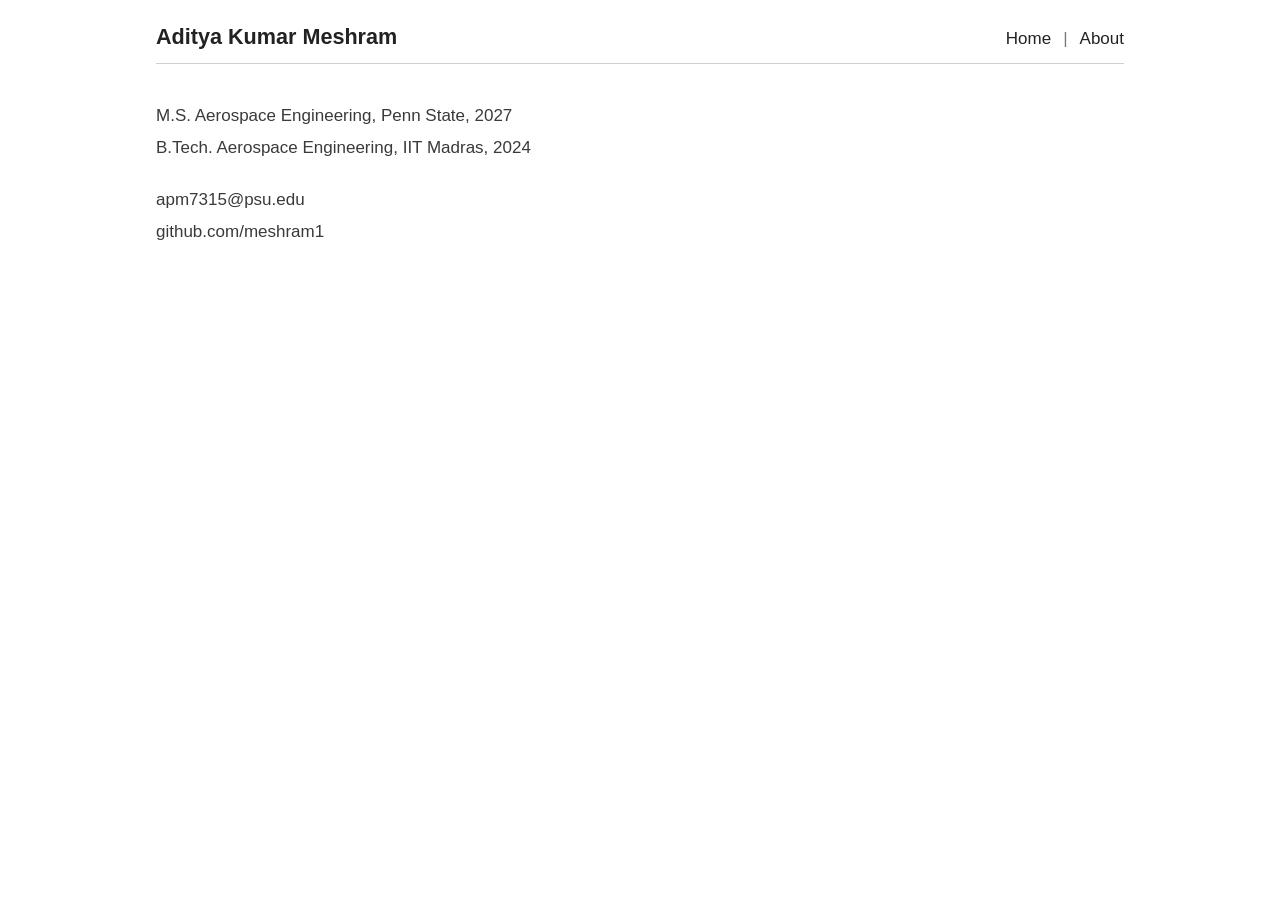
<file: about.html>
<!DOCTYPE html>
<html lang="en">
<head>
<meta charset="UTF-8">
<meta name="viewport" content="width=device-width, initial-scale=1.0">
<title>About | Aditya Kumar Meshram</title>
<link rel="stylesheet" href="site.css?v=3">
</head>
<body>
<div class="wrap">
<header class="top">
  <a class="brand" href="index.html">Aditya Kumar Meshram</a>
  <nav><a href="index.html">Home</a><span class="sep">|</span><a href="about.html">About</a></nav>
</header>
<main>
<div class="about">
<p>M.S. Aerospace Engineering, Penn State, 2027<br>
B.Tech. Aerospace Engineering, IIT Madras, 2024</p>
<p><a href="mailto:apm7315@psu.edu">apm7315@psu.edu</a><br>
<a href="https://github.com/meshram1">github.com/meshram1</a></p>
</div>
</main>
</div>
</body>
</html>
</file>
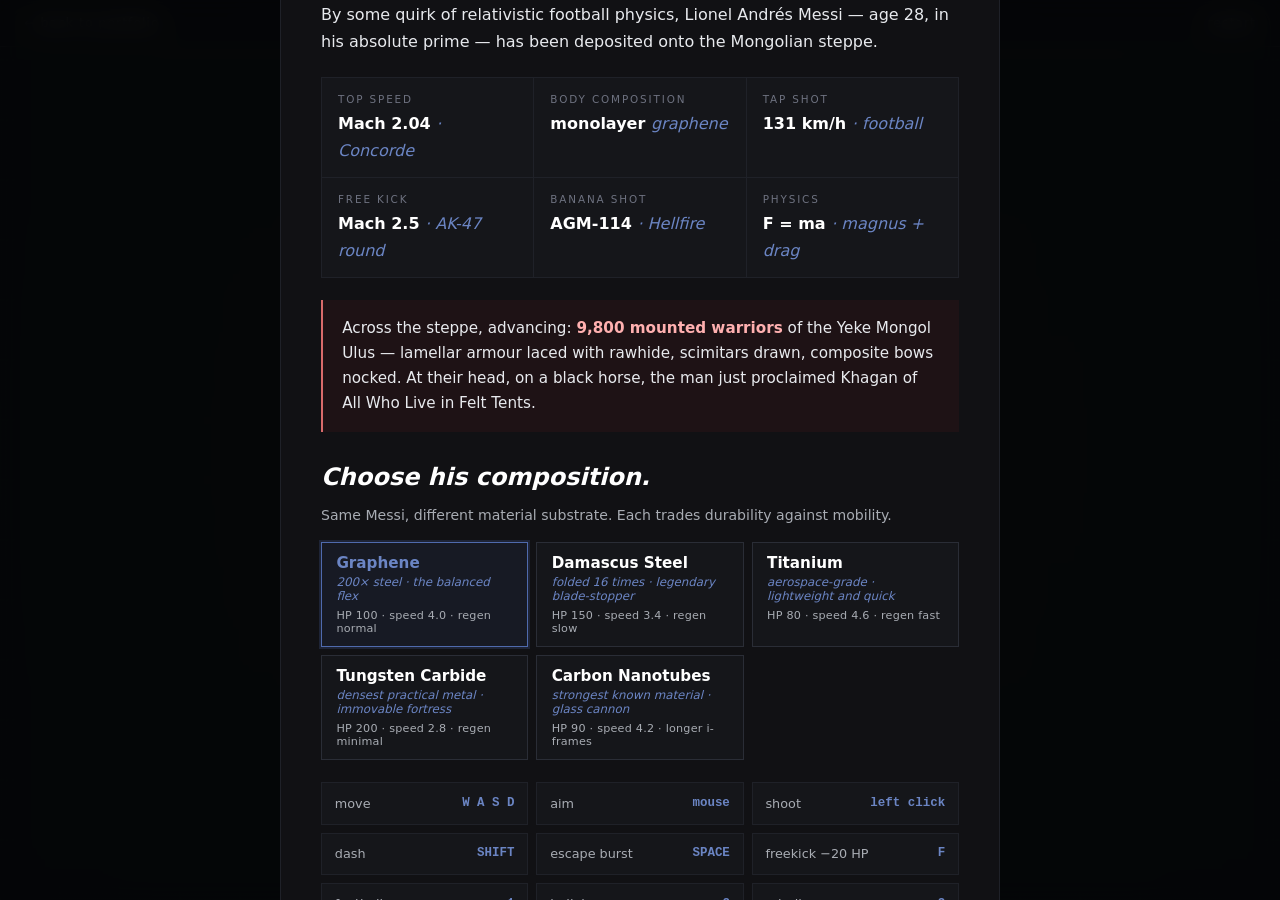
<file: messi-vs-mongols.html>
<!DOCTYPE html>
<html lang="en">
<head>
  <meta charset="UTF-8" />
  <meta name="viewport" content="width=device-width, initial-scale=1.0" />
  <title>Prime Messi : 1206 &mdash; vs. the Mongol Army</title>
  <link rel="stylesheet" href="styles.css" />
  <style>
    /* ============================================================
       Prime Messi: 1206 — game-specific styles
       Palette inherits portfolio variables from styles.css
       ============================================================ */
    html, body { height: 100%; overflow: hidden; }
    body {
      display: flex; flex-direction: column;
      background: #050608;
      cursor: crosshair;
    }
    .game-nav {
      position: fixed; top: 0; left: 0; right: 0;
      padding: 0.8rem 1.5rem;
      display: flex; justify-content: space-between; align-items: center;
      z-index: 20;
      background: rgba(5,6,8,0.6);
      backdrop-filter: blur(8px);
      border-bottom: 1px solid var(--line);
      font-size: 0.78rem;
    }
    .game-nav a {
      color: var(--off-white);
      text-decoration: none;
      letter-spacing: 0.08em;
    }
    .game-nav a:hover { color: var(--china-soft); }
    .game-nav .title {
      letter-spacing: 0.18em;
      text-transform: uppercase;
      color: var(--china-soft);
      font-weight: 600;
    }

    /* canvas / stage */
    #stage {
      position: absolute;
      inset: 0;
      display: block;
      margin: auto;
      background: radial-gradient(ellipse at center, #0e0f14 0%, #050608 70%);
    }

    /* HUD */
    .hud {
      position: fixed; top: 60px; left: 0; right: 0;
      padding: 0.9rem 1.6rem;
      display: flex; justify-content: space-between;
      pointer-events: none;
      z-index: 10;
      font-size: 0.85rem;
    }
    .hud-block {
      background: rgba(10,11,15,0.7);
      border: 1px solid var(--line);
      border-left: 2px solid var(--china);
      padding: 0.6rem 0.9rem;
      min-width: 160px;
      backdrop-filter: blur(6px);
    }
    .hud-k {
      font-size: 0.66rem;
      letter-spacing: 0.18em;
      text-transform: uppercase;
      color: var(--grey-2);
      display: block;
      margin-bottom: 0.2rem;
    }
    .hud-v {
      font-size: 1.1rem;
      color: var(--white);
      font-weight: 600;
      letter-spacing: -0.01em;
    }
    .hud-v .sub { color: var(--china-soft); font-size: 0.78rem; margin-left: 0.4rem; }

    .hp-bar {
      width: 200px; height: 6px;
      background: var(--line);
      margin-top: 0.4rem;
      overflow: hidden;
    }
    .hp-fill {
      height: 100%; width: 100%;
      background: linear-gradient(90deg, var(--china), var(--china-soft));
      transition: width 0.18s linear;
    }
    .hp-fill.low { background: linear-gradient(90deg, #b03a3a, #d96b6b); }

    .shots {
      display: flex; gap: 0.5rem;
      margin-top: 0.3rem;
    }
    .shot {
      padding: 0.25rem 0.5rem;
      border: 1px solid var(--line-2);
      font-size: 0.7rem;
      letter-spacing: 0.08em;
      color: var(--grey-1);
      background: rgba(0,0,0,0.3);
    }
    .shot.active {
      border-color: var(--china);
      color: var(--china-soft);
      background: var(--china-tint);
    }
    .shot .key {
      color: var(--grey-2);
      font-size: 0.62rem;
      margin-right: 0.3rem;
    }
    .shot.active .key { color: var(--china); }

    /* modal screens (intro, wave card, end) */
    .modal {
      position: fixed; inset: 0;
      z-index: 30;
      display: flex; align-items: center; justify-content: center;
      background: rgba(5,6,8,0.85);
      backdrop-filter: blur(12px);
      padding: 2rem;
    }
    .modal.hidden { display: none; }
    .modal-card {
      max-width: 720px;
      width: 100%;
      background: var(--bg-2);
      border: 1px solid var(--line);
      padding: 2.5rem;
      position: relative;
    }
    .modal-card::before {
      content: '';
      position: absolute;
      top: -1px; left: -1px;
      width: 18px; height: 18px;
      border-top: 2px solid var(--china);
      border-left: 2px solid var(--china);
    }
    .modal-card::after {
      content: '';
      position: absolute;
      bottom: -1px; right: -1px;
      width: 18px; height: 18px;
      border-bottom: 2px solid var(--china);
      border-right: 2px solid var(--china);
    }
    .modal h1 {
      font-size: clamp(2rem, 5vw, 3.4rem);
      font-style: italic;
      color: var(--white);
      letter-spacing: -0.02em;
      line-height: 1;
      margin-bottom: 0.4rem;
    }
    .modal h1 .accent { color: var(--china-soft); }
    .modal .year {
      font-size: 0.78rem;
      letter-spacing: 0.3em;
      color: var(--china-soft);
      margin-bottom: 1.6rem;
      text-transform: uppercase;
    }
    .modal h2 {
      font-size: 1.5rem;
      color: var(--white);
      margin-bottom: 0.6rem;
      font-style: italic;
    }
    .stat-grid {
      display: grid;
      grid-template-columns: repeat(auto-fit, minmax(180px, 1fr));
      gap: 0;
      margin: 1.4rem 0;
      border-top: 1px solid var(--line);
      border-left: 1px solid var(--line);
    }
    .stat-cell {
      border-right: 1px solid var(--line);
      border-bottom: 1px solid var(--line);
      padding: 0.8rem 1rem;
      background: var(--bg-3);
    }
    .stat-k {
      font-size: 0.65rem;
      letter-spacing: 0.18em;
      text-transform: uppercase;
      color: var(--grey-2);
    }
    .stat-v {
      font-size: 1rem;
      color: var(--white);
      font-weight: 600;
      margin-top: 0.2rem;
    }
    .stat-v em { font-style: italic; color: var(--china-soft); font-weight: 400; }

    .opp-block {
      margin-top: 1.4rem;
      padding: 1rem 1.2rem;
      background: rgba(120, 30, 30, 0.12);
      border-left: 2px solid #d96b6b;
      color: var(--off-white);
      font-size: 0.95rem;
      line-height: 1.65;
    }
    .opp-block strong { color: #ffb0b0; }

    /* material picker */
    .material-grid {
      display: grid;
      grid-template-columns: repeat(auto-fit, minmax(180px, 1fr));
      gap: 0.5rem;
      margin-bottom: 0.6rem;
    }
    .mat-card {
      background: var(--bg-3);
      border: 1.5px solid var(--line-2);
      padding: 0.7rem 0.9rem;
      text-align: left;
      cursor: pointer;
      font-family: inherit;
      color: inherit;
      display: flex;
      flex-direction: column;
      gap: 0.2rem;
      transition: all 0.18s ease;
    }
    .mat-card:hover {
      border-color: var(--china-soft);
      background: var(--bg-2);
      transform: translateY(-1px);
    }
    .mat-card.active {
      border-color: var(--china);
      background: var(--china-tint);
      box-shadow: 0 0 0 2px var(--china-glow);
    }
    .mat-card b {
      color: var(--white);
      font-size: 0.95rem;
      font-weight: 700;
    }
    .mat-card.active b { color: var(--china-soft); }
    .mat-card em {
      font-style: italic;
      font-size: 0.74rem;
      color: var(--china-soft);
    }
    .mat-card span {
      font-size: 0.7rem;
      color: var(--grey-1);
      letter-spacing: 0.02em;
      margin-top: 0.15rem;
    }

    .controls {
      margin-top: 1.4rem;
      display: grid;
      grid-template-columns: repeat(auto-fit, minmax(160px, 1fr));
      gap: 0.5rem;
      font-size: 0.8rem;
    }
    .ctrl {
      padding: 0.6rem 0.8rem;
      background: var(--bg-3);
      border: 1px solid var(--line);
      display: flex; justify-content: space-between; align-items: center;
      gap: 0.6rem;
    }
    .ctrl b {
      color: var(--china-soft);
      font-family: 'Courier New', monospace;
      font-size: 0.78rem;
    }
    .ctrl span { color: var(--grey-1); }

    .start-btn {
      margin-top: 1.6rem;
      width: 100%;
      padding: 1rem;
      background: var(--china);
      color: var(--white);
      border: 1px solid var(--china);
      font-family: inherit;
      font-size: 1rem;
      font-weight: 700;
      letter-spacing: 0.16em;
      text-transform: uppercase;
      cursor: pointer;
      transition: all 0.2s;
    }
    .start-btn:hover {
      background: var(--china-soft);
      box-shadow: 0 0 30px var(--china-glow);
      transform: translateY(-2px);
    }

    .wave-card { text-align: center; }
    .wave-card .wave-num {
      font-size: 0.78rem;
      letter-spacing: 0.3em;
      color: var(--china-soft);
      text-transform: uppercase;
    }
    .wave-card .wave-title {
      font-size: clamp(1.8rem, 4vw, 2.8rem);
      font-style: italic;
      color: var(--white);
      margin: 0.5rem 0 1rem;
    }
    .wave-card .wave-desc {
      color: var(--off-white);
      font-size: 1rem;
      max-width: 460px;
      margin: 0 auto 1rem;
    }
    .wave-card .wave-foes {
      color: var(--china-soft);
      font-size: 0.88rem;
      letter-spacing: 0.06em;
      font-style: italic;
    }

    /* boss UI */
    .boss-hp {
      position: fixed;
      left: 50%; transform: translateX(-50%);
      bottom: 30px;
      width: min(620px, 80vw);
      z-index: 9;
      pointer-events: none;
      display: none;
    }
    .boss-hp.on { display: block; }
    .boss-hp .boss-name {
      font-size: 0.8rem;
      letter-spacing: 0.3em;
      color: #ffcf6b;
      text-transform: uppercase;
      text-align: center;
      margin-bottom: 0.4rem;
      text-shadow: 0 0 12px rgba(255, 207, 107, 0.4);
    }
    .boss-hp .boss-name em { color: var(--off-white); font-style: italic; }
    .boss-hp .boss-bar {
      height: 10px;
      background: rgba(0,0,0,0.6);
      border: 1px solid #ffcf6b;
    }
    .boss-hp .boss-fill {
      height: 100%;
      background: linear-gradient(90deg, #d97a2a, #ffcf6b);
      transition: width 0.2s;
    }

    /* killcount popups */
    .pop {
      position: absolute;
      pointer-events: none;
      font-size: 0.78rem;
      color: var(--china-soft);
      font-weight: 600;
      letter-spacing: 0.04em;
      animation: pop-up 0.9s ease-out forwards;
    }
    @keyframes pop-up {
      0%   { transform: translateY(0);     opacity: 1; }
      100% { transform: translateY(-30px); opacity: 0; }
    }

    .end-stats {
      display: grid;
      grid-template-columns: repeat(3, 1fr);
      gap: 0;
      margin: 1.4rem 0;
      border-top: 1px solid var(--line);
      border-left: 1px solid var(--line);
    }
    .end-stats .stat-cell { text-align: center; }
    .end-stats .stat-v { font-size: 1.6rem; }
  </style>
</head>
<body>

  <!-- top navigation -->
  <div class="game-nav">
    <a href="index.html">&larr; back to portfolio</a>
    <span class="title">Prime Messi : 1206</span>
    <a href="#" id="restartLink">restart</a>
  </div>

  <!-- HUD overlay -->
  <div class="hud" id="hud" style="display:none;">
    <div class="hud-block">
      <span class="hud-k"><span id="matName">graphene</span> integrity</span>
      <span class="hud-v" id="hpVal">100</span>
      <div class="hp-bar"><div class="hp-fill" id="hpFill"></div></div>
      <span class="hud-k" style="margin-top:0.5rem;">escape burst &middot; <b style="color:var(--china-soft)">SPACE</b></span>
      <span class="hud-v" id="escVal" style="font-size:0.9rem;">ready</span>
      <div class="hp-bar"><div class="hp-fill esc-fill" id="escFill" style="background: linear-gradient(90deg, #7ab8e8, #ffffff);"></div></div>
      <span class="hud-k" style="margin-top:0.5rem;">freekick &middot; <b style="color:#ffcf6b">F</b> &middot; <em style="color:var(--grey-2);font-style:italic;">−20 HP &middot; 5s homing</em></span>
      <span class="hud-v" id="fkVal" style="font-size:0.9rem;">ready</span>
      <div class="hp-bar"><div class="hp-fill" id="fkFill" style="background: linear-gradient(90deg, #ffcf6b, #ffffff);"></div></div>
    </div>
    <div class="hud-block" style="text-align:center;">
      <span class="hud-k">wave</span>
      <span class="hud-v" id="waveVal">0 / 6</span>
      <span class="hud-k" style="margin-top:0.4rem;">foes remaining</span>
      <span class="hud-v" id="foeVal">0</span>
    </div>
    <div class="hud-block" style="text-align:right;">
      <span class="hud-k">shot type</span>
      <div class="shots" id="shotRow">
        <div class="shot active" data-shot="0"><span class="key">1</span>football</div>
        <div class="shot" data-shot="1"><span class="key">2</span>bullet</div>
        <div class="shot" data-shot="2"><span class="key">3</span>missile</div>
      </div>
      <span class="hud-k" style="margin-top:0.4rem;">kills</span>
      <span class="hud-v" id="killVal">0</span>
    </div>
  </div>

  <!-- boss bar -->
  <div class="boss-hp" id="bossHpWrap">
    <div class="boss-name"><em>The Great Khan</em> &mdash; Temüjin / <em>Genghis</em></div>
    <div class="boss-bar"><div class="boss-fill" id="bossFill"></div></div>
  </div>

  <!-- game canvas -->
  <canvas id="stage"></canvas>

  <!-- intro modal -->
  <div class="modal" id="introModal">
    <div class="modal-card">
      <div class="year">A.D. 1206 &middot; the Kurultai of the Onon River</div>
      <h1>Prime <span class="accent">Messi.</span></h1>
      <h2>vs. the Yeke Mongol Ulus.</h2>

      <p style="color:var(--off-white);margin-bottom:0.4rem;">
        By some quirk of relativistic football physics, Lionel Andrés
        Messi &mdash; age 28, in his absolute prime &mdash; has been
        deposited onto the Mongolian steppe.
      </p>

      <div class="stat-grid">
        <div class="stat-cell">
          <div class="stat-k">top speed</div>
          <div class="stat-v">Mach 2.04 <em>&middot; Concorde</em></div>
        </div>
        <div class="stat-cell">
          <div class="stat-k">body composition</div>
          <div class="stat-v">monolayer <em>graphene</em></div>
        </div>
        <div class="stat-cell">
          <div class="stat-k">tap shot</div>
          <div class="stat-v">131 km/h <em>&middot; football</em></div>
        </div>
        <div class="stat-cell">
          <div class="stat-k">free kick</div>
          <div class="stat-v">Mach 2.5 <em>&middot; AK-47 round</em></div>
        </div>
        <div class="stat-cell">
          <div class="stat-k">banana shot</div>
          <div class="stat-v">AGM-114 <em>&middot; Hellfire</em></div>
        </div>
        <div class="stat-cell">
          <div class="stat-k">physics</div>
          <div class="stat-v">F = ma <em>&middot; magnus + drag</em></div>
        </div>
      </div>

      <div class="opp-block">
        Across the steppe, advancing: <strong>9,800 mounted warriors</strong>
        of the Yeke Mongol Ulus &mdash; lamellar armour laced with rawhide,
        scimitars drawn, composite bows nocked. At their head, on a black
        horse, the man just proclaimed Khagan of All Who Live in Felt Tents.
      </div>

      <h2 style="margin-top:1.6rem;margin-bottom:0.4rem;">Choose his composition.</h2>
      <p style="color:var(--grey-1);font-size:0.88rem;margin-bottom:0.9rem;">
        Same Messi, different material substrate. Each trades durability against mobility.
      </p>
      <div class="material-grid" id="materialGrid">
        <button class="mat-card active" data-mat="graphene">
          <b>Graphene</b>
          <em>200&times; steel &middot; the balanced flex</em>
          <span>HP 100 &middot; speed 4.0 &middot; regen normal</span>
        </button>
        <button class="mat-card" data-mat="damascus">
          <b>Damascus Steel</b>
          <em>folded 16 times &middot; legendary blade-stopper</em>
          <span>HP 150 &middot; speed 3.4 &middot; regen slow</span>
        </button>
        <button class="mat-card" data-mat="titanium">
          <b>Titanium</b>
          <em>aerospace-grade &middot; lightweight and quick</em>
          <span>HP 80 &middot; speed 4.6 &middot; regen fast</span>
        </button>
        <button class="mat-card" data-mat="tungsten">
          <b>Tungsten Carbide</b>
          <em>densest practical metal &middot; immovable fortress</em>
          <span>HP 200 &middot; speed 2.8 &middot; regen minimal</span>
        </button>
        <button class="mat-card" data-mat="cnt">
          <b>Carbon Nanotubes</b>
          <em>strongest known material &middot; glass cannon</em>
          <span>HP 90 &middot; speed 4.2 &middot; longer i-frames</span>
        </button>
      </div>

      <div class="controls">
        <div class="ctrl"><span>move</span><b>W A S D</b></div>
        <div class="ctrl"><span>aim</span><b>mouse</b></div>
        <div class="ctrl"><span>shoot</span><b>left click</b></div>
        <div class="ctrl"><span>dash</span><b>SHIFT</b></div>
        <div class="ctrl"><span>escape burst</span><b>SPACE</b></div>
        <div class="ctrl"><span>freekick &minus;20 HP</span><b>F</b></div>
        <div class="ctrl"><span>football</span><b>1</b></div>
        <div class="ctrl"><span>bullet</span><b>2</b></div>
        <div class="ctrl"><span>missile</span><b>3</b></div>
        <div class="ctrl"><span>pause</span><b>P</b></div>
      </div>

      <button class="start-btn" id="startBtn">kick off &rarr;</button>
    </div>
  </div>

  <!-- wave modal -->
  <div class="modal hidden" id="waveModal">
    <div class="modal-card wave-card">
      <div class="wave-num" id="waveLabel">Wave 01</div>
      <h2 class="wave-title" id="waveTitle">The Outriders</h2>
      <p class="wave-desc" id="waveDesc">Scouts probing the foreigner.</p>
      <p class="wave-foes" id="waveFoes">30 footmen &middot; lamellar armour</p>
      <button class="start-btn" id="waveBtn" style="margin-top:1.6rem;">advance &rarr;</button>
    </div>
  </div>

  <!-- end modal -->
  <div class="modal hidden" id="endModal">
    <div class="modal-card">
      <div class="year" id="endStrap">END OF GAME</div>
      <h1 id="endTitle">Final whistle.</h1>
      <p id="endText" style="color:var(--off-white);margin-bottom:0.4rem;"></p>
      <div class="end-stats">
        <div class="stat-cell"><div class="stat-k">waves</div><div class="stat-v" id="endWaves">0 / 6</div></div>
        <div class="stat-cell"><div class="stat-k">kills</div><div class="stat-v" id="endKills">0</div></div>
        <div class="stat-cell"><div class="stat-k">time</div><div class="stat-v" id="endTime">0.0 s</div></div>
      </div>
      <button class="start-btn" id="restartBtn">play again &rarr;</button>
    </div>
  </div>

<script>
// ============================================================
//  Prime Messi: 1206 — game logic
// ============================================================

const canvas = document.getElementById('stage');
const ctx    = canvas.getContext('2d');

let W = 0, H = 0;
function resize() {
  W = window.innerWidth;
  H = window.innerHeight;
  canvas.width = W; canvas.height = H;
}
window.addEventListener('resize', resize);
resize();

// ---------- world / camera ----------
// We'll just render in world = screen for simplicity
// (camera could pan, but a fixed arena keeps it readable)

// ---------- input ----------
const keys = {};
const mouse = { x: W/2, y: H/2, down: false };
window.addEventListener('keydown',  e => {
  keys[e.key.toLowerCase()] = true;
  if (['1','2','3'].includes(e.key)) setShot(parseInt(e.key) - 1);
  if (e.key.toLowerCase() === 'p') paused = !paused;
  if (e.key.toLowerCase() === 'f' && state.running && !paused) tryFreekick();
});

function tryFreekick() {
  const now = performance.now();
  if (state.freekickUntil > now) return;             // already active
  if (messi.hp <= FREEKICK_MIN_HP) return;            // would kill — refused
  messi.hp = Math.max(1, messi.hp - FREEKICK_COST);
  messi.regenT = 0;
  state.freekickUntil = now + FREEKICK_DUR;
  // burst FX
  addParticles(messi.x, messi.y, 40, '#ffcf6b', 5, 800);
}
window.addEventListener('keyup',    e => keys[e.key.toLowerCase()] = false);
canvas.addEventListener('mousemove', e => { mouse.x = e.clientX; mouse.y = e.clientY; });
canvas.addEventListener('mousedown', e => { mouse.down = true; });
canvas.addEventListener('mouseup',   e => { mouse.down = false; });

// ---------- materials ----------
const MATERIALS = {
  graphene: {
    name: 'graphene',
    hp: 100, regen: 0.25, regenT: 500,
    speed: 4.0, dash: 13, iframes: 12,
  },
  damascus: {
    name: 'damascus',
    hp: 150, regen: 0.10, regenT: 700,
    speed: 3.4, dash: 11, iframes: 14,
  },
  titanium: {
    name: 'titanium',
    hp: 80, regen: 0.30, regenT: 350,
    speed: 4.6, dash: 14, iframes: 10,
  },
  tungsten: {
    name: 'tungsten',
    hp: 200, regen: 0.05, regenT: 900,
    speed: 2.8, dash: 9, iframes: 16,
  },
  cnt: {
    name: 'nanotube',
    hp: 90, regen: 0.20, regenT: 450,
    speed: 4.2, dash: 15, iframes: 18,
  },
};

// ---------- state ----------
const state = {
  running: false,
  paused:  false,
  wave: 0,
  kills: 0,
  startedAt: 0,
  shot: 0,            // 0 football, 1 bullet, 2 missile
  lastShot: 0,
  cooldown: [180, 90, 700],  // ms per shot type
  material: 'graphene',
  freekickUntil: 0,         // performance.now() timestamp
  bosState: null,
};
let paused = false;

// ESCAPE BURST — SR-71-grade getaway speed
const ESCAPE_SPEED   = 26;     // px/frame, far faster than any foe
const ESCAPE_FRAMES  = 55;     // ~0.9s at 60fps
const ESCAPE_COOL    = 14000;  // ms

// FREEKICK — costs 20 HP, gives 5s of homing shots
const FREEKICK_DUR     = 5000;   // ms
const FREEKICK_COST    = 20;     // HP
const FREEKICK_MIN_HP  = 25;     // can't fire if HP would crash below this
const FREEKICK_STEER   = 0.22;   // 0..1 — strong enough to always connect

// ---------- entities ----------
const messi = {
  x: W/2, y: H/2,
  r: 14,
  hp: 100, maxHp: 100,
  speed: 4.0,           // baseline (overwritten by material)
  dashSpeed: 13,        // Concorde-scaled
  iframes: 12,          // dash iframes
  regen: 0.25,
  regenInt: 500,
  dashCool: 0,
  dashing: 0,
  escapeT: 0,           // active escape frames
  escapeCool: 0,        // ms remaining on escape cooldown
  trail: [],
  regenT: 0,
};
let foes = [];
let bullets = [];
let particles = [];
let popups = [];
let boss = null;

// ---------- waves ----------
const WAVES = [
  {
    label: 'Wave 01',
    title: 'The Outriders',
    desc:  'Scouts probing the foreigner who fell from the sky.',
    foes:  '30 footmen · lamellar armour',
    spawn: { footman: 30 }
  },
  {
    label: 'Wave 02',
    title: 'The Skirmish Line',
    desc:  'Composite bows nocked at 200 metres.',
    foes:  '40 footmen · 12 horse-archers',
    spawn: { footman: 40, archer: 12 }
  },
  {
    label: 'Wave 03',
    title: 'The Tumen Detachment',
    desc:  'A regiment of a thousand, drilled and disciplined.',
    foes:  '60 footmen · 20 archers · 6 cavalry',
    spawn: { footman: 60, archer: 20, cavalry: 6 }
  },
  {
    label: 'Wave 04',
    title: 'The Right Wing',
    desc:  'Subutai\'s veterans, fanning out at full gallop.',
    foes:  '80 footmen · 30 archers · 12 cavalry',
    spawn: { footman: 80, archer: 30, cavalry: 12 }
  },
  {
    label: 'Wave 05',
    title: 'The Vanguard of the Khan',
    desc:  'A hush, then iron everywhere.',
    foes:  '120 footmen · 45 archers · 20 cavalry',
    spawn: { footman: 120, archer: 45, cavalry: 20 }
  },
  {
    label: 'Wave 06',
    title: 'Temüjin himself.',
    desc:  'A black horse. A red lacquered helm. The Keshig at his flanks.',
    foes:  'Genghis Khan · 20 Keshig (elite cavalry)',
    spawn: { boss: true, cavalry: 20 }
  }
];

// ============================================================
//   FOE FACTORIES
// ============================================================
function spawnFoe(type) {
  // spawn at random edge
  const edge = Math.floor(Math.random() * 4);
  let x, y;
  if      (edge === 0) { x = -20;      y = Math.random()*H; }
  else if (edge === 1) { x = W + 20;   y = Math.random()*H; }
  else if (edge === 2) { x = Math.random()*W; y = -20; }
  else                 { x = Math.random()*W; y = H + 20; }

  if (type === 'footman') {
    foes.push({
      type, x, y, r: 9,
      speed: 1.2 + Math.random()*0.4,
      hp: 1, maxHp: 1,
      cooldown: 0,
      color: '#d2864a',
      facing: 0,
    });
  } else if (type === 'archer') {
    foes.push({
      type, x, y, r: 9,
      speed: 0.9 + Math.random()*0.3,
      hp: 1, maxHp: 1,
      cooldown: 1000 + Math.random()*1200,
      preferDist: 240,
      color: '#a98740',
      facing: 0,
    });
  } else if (type === 'cavalry') {
    foes.push({
      type, x, y, r: 13,
      speed: 2.6,
      hp: 3, maxHp: 3,
      cooldown: 0,
      color: '#955d3b',
      facing: 0,
      charging: false,
    });
  }
}

function spawnBoss() {
  boss = {
    type: 'boss',
    x: W/2, y: -80,
    r: 22,
    speed: 1.4,
    hp: 320, maxHp: 320,
    cooldown: 0,
    phase: 1,
    color: '#ffcf6b',
    angle: 0,
    summonT: 0,
  };
}

// ============================================================
//   SHOTS
// ============================================================
function setShot(idx) {
  state.shot = idx;
  document.querySelectorAll('.shot').forEach(el => el.classList.remove('active'));
  const tgt = document.querySelector(`.shot[data-shot="${idx}"]`);
  if (tgt) tgt.classList.add('active');
}

function fireShot(now) {
  if (now - state.lastShot < state.cooldown[state.shot]) return;
  state.lastShot = now;

  const dx = mouse.x - messi.x;
  const dy = mouse.y - messi.y;
  const len = Math.hypot(dx, dy) || 1;
  const ux = dx / len, uy = dy / len;
  const homing = state.freekickUntil > now;  // freekick → curved homing shot

  if (state.shot === 0) {
    // football — slower, knockback, 1-shot footmen
    bullets.push({
      type: 'football', homing,
      x: messi.x + ux*messi.r, y: messi.y + uy*messi.r,
      vx: ux*10, vy: uy*10,
      r: 6,
      dmg: homing ? 2.5 : 1.4, knock: 16, life: 1400,
      pierce: 1,
      spin: 0,
    });
  } else if (state.shot === 1) {
    // bullet — fast, pierces, low damage but precise
    bullets.push({
      type: 'bullet', homing,
      x: messi.x + ux*messi.r, y: messi.y + uy*messi.r,
      vx: ux*22, vy: uy*22,
      r: 3,
      dmg: 2.0, knock: 6, life: 800,
      pierce: 3,
    });
  } else {
    // missile — AOE
    bullets.push({
      type: 'missile', homing,
      x: messi.x + ux*messi.r, y: messi.y + uy*messi.r,
      vx: ux*7, vy: uy*7,
      r: 5,
      dmg: 8, knock: 24, life: 1800,
      explode: 90, pierce: 0,
      smokeT: 0,
    });
  }
}

// ============================================================
//   PARTICLES & FX
// ============================================================
function addParticles(x, y, n, color, speed=3, life=400) {
  for (let i = 0; i < n; i++) {
    const a = Math.random()*Math.PI*2;
    const v = Math.random()*speed + 0.5;
    particles.push({
      x, y,
      vx: Math.cos(a)*v, vy: Math.sin(a)*v,
      life: life + Math.random()*200,
      maxLife: life,
      color,
      r: 1.5 + Math.random()*2,
    });
  }
}

function popup(x, y, text) {
  const div = document.createElement('div');
  div.className = 'pop';
  div.textContent = text;
  div.style.left = x + 'px';
  div.style.top = y + 'px';
  document.body.appendChild(div);
  setTimeout(() => div.remove(), 900);
}

// ============================================================
//   GAME LOOP
// ============================================================
let lastT = performance.now();
function loop(now) {
  const dt = Math.min(40, now - lastT);
  lastT = now;
  if (state.running && !paused) update(dt, now);
  render();
  requestAnimationFrame(loop);
}

function update(dt, now) {
  // ----- Messi movement -----
  let vx = 0, vy = 0;
  if (keys['w'] || keys['arrowup'])    vy -= 1;
  if (keys['s'] || keys['arrowdown'])  vy += 1;
  if (keys['a'] || keys['arrowleft'])  vx -= 1;
  if (keys['d'] || keys['arrowright']) vx += 1;
  const mag = Math.hypot(vx, vy);
  if (mag > 0) { vx /= mag; vy /= mag; }

  let speed = messi.speed;

  // ----- dash -----
  if (keys['shift'] && messi.dashCool <= 0 && mag > 0 && messi.escapeT <= 0) {
    messi.dashing = messi.iframes;
    messi.dashCool = 900;
  }
  messi.dashCool = Math.max(0, messi.dashCool - dt);
  if (messi.dashing > 0) {
    speed = messi.dashSpeed;
    messi.dashing--;
  }

  // ----- ESCAPE BURST (Space) -----
  if (keys[' '] && messi.escapeCool <= 0 && messi.escapeT <= 0) {
    messi.escapeT    = ESCAPE_FRAMES;
    messi.escapeCool = ESCAPE_COOL;
    addParticles(messi.x, messi.y, 30, '#ffffff', 4, 600);
  }
  messi.escapeCool = Math.max(0, messi.escapeCool - dt);
  if (messi.escapeT > 0) {
    // glide in current velocity direction; if not moving, pick aim direction
    let evx = vx, evy = vy;
    if (mag === 0) {
      const ax = mouse.x - messi.x, ay = mouse.y - messi.y;
      const al = Math.hypot(ax, ay) || 1;
      evx = ax / al; evy = ay / al;
    }
    messi.x += evx * ESCAPE_SPEED;
    messi.y += evy * ESCAPE_SPEED;
    messi.escapeT--;
    // sparks
    if (messi.escapeT % 2 === 0) addParticles(messi.x, messi.y, 2, '#7ab8e8', 2, 350);
  } else {
    messi.x += vx * speed;
    messi.y += vy * speed;
  }
  messi.x = Math.max(messi.r, Math.min(W - messi.r, messi.x));
  messi.y = Math.max(messi.r, Math.min(H - messi.r, messi.y));

  messi.trail.push({ x: messi.x, y: messi.y, t: 18 });
  if (messi.trail.length > 18) messi.trail.shift();
  messi.trail.forEach(p => p.t--);

  // regen — rate set by material
  messi.regenT += dt;
  if (messi.regenT > messi.regenInt && messi.hp < messi.maxHp) {
    messi.hp = Math.min(messi.maxHp, messi.hp + messi.regen);
    messi.regenT = 0;
  }

  // ----- shooting -----
  if (mouse.down) fireShot(now);

  // ----- foes -----
  for (const f of foes) {
    const dx = messi.x - f.x;
    const dy = messi.y - f.y;
    const d  = Math.hypot(dx, dy) || 1;
    const ux = dx/d, uy = dy/d;
    f.facing = Math.atan2(uy, ux);

    if (f.type === 'archer') {
      // keeps distance, fires arrows
      let mv = 0;
      if (d > f.preferDist + 40)      mv = 1;
      else if (d < f.preferDist - 60) mv = -1;
      f.x += ux * f.speed * mv;
      f.y += uy * f.speed * mv;
      f.cooldown -= dt;
      if (f.cooldown <= 0 && d < 600) {
        f.cooldown = 1400 + Math.random()*800;
        // fire arrow
        bullets.push({
          type: 'arrow', enemy: true,
          x: f.x, y: f.y,
          vx: ux*5, vy: uy*5,
          r: 3,
          dmg: 6, life: 1400,
        });
      }
    } else if (f.type === 'cavalry') {
      f.x += ux * f.speed;
      f.y += uy * f.speed;
      if (d < messi.r + f.r + 2) {
        damageMessi(14);
        f.hp = 0; // self-destructs on impact
        addParticles(f.x, f.y, 10, '#955d3b');
      }
    } else {
      // footman
      f.x += ux * f.speed;
      f.y += uy * f.speed;
      if (d < messi.r + f.r + 1) {
        damageMessi(6);
        // bounce off
        f.x -= ux * 6;
        f.y -= uy * 6;
      }
    }
  }

  // ----- BOSS -----
  if (boss) {
    boss.angle += dt * 0.002;
    boss.summonT += dt;
    const dx = messi.x - boss.x;
    const dy = messi.y - boss.y;
    const d  = Math.hypot(dx, dy) || 1;
    const ux = dx/d, uy = dy/d;

    boss.x += ux * boss.speed;
    boss.y += uy * boss.speed;

    boss.cooldown -= dt;
    if (boss.cooldown <= 0) {
      // fan of 5 arrows
      boss.cooldown = boss.phase === 3 ? 700 : (boss.phase === 2 ? 1100 : 1600);
      const baseA = Math.atan2(uy, ux);
      const n = boss.phase === 3 ? 9 : (boss.phase === 2 ? 7 : 5);
      for (let i = 0; i < n; i++) {
        const a = baseA + (i - (n-1)/2) * 0.18;
        bullets.push({
          type: 'arrow', enemy: true,
          x: boss.x, y: boss.y,
          vx: Math.cos(a)*5.5, vy: Math.sin(a)*5.5,
          r: 3.5,
          dmg: 7, life: 1800,
        });
      }
    }

    // summon cavalry every 6s in phase 2/3
    if (boss.summonT > 6000 && boss.phase >= 2) {
      boss.summonT = 0;
      for (let i = 0; i < 4; i++) spawnFoe('cavalry');
    }

    // phase transitions
    if (boss.hp < boss.maxHp * 0.66 && boss.phase < 2) { boss.phase = 2; boss.speed = 1.8; }
    if (boss.hp < boss.maxHp * 0.33 && boss.phase < 3) { boss.phase = 3; boss.speed = 2.4; }

    // contact damage
    if (d < messi.r + boss.r) {
      damageMessi(0.6);  // sustained
    }
  }

  // ----- bullets -----
  for (const b of bullets) {
    // freekick homing — strong steering toward nearest foe
    if (b.homing && !b.enemy) {
      let target = null, nd = Infinity;
      for (const f of foes) {
        if (f.hp <= 0) continue;
        const dd = Math.hypot(f.x - b.x, f.y - b.y);
        if (dd < nd) { nd = dd; target = f; }
      }
      if (boss) {
        const dd = Math.hypot(boss.x - b.x, boss.y - b.y);
        if (dd < nd) { nd = dd; target = boss; }
      }
      if (target) {
        const tdx = target.x - b.x, tdy = target.y - b.y;
        const tdl = Math.hypot(tdx, tdy) || 1;
        const cs  = Math.hypot(b.vx, b.vy) || 1;
        // blend velocity toward target, preserve speed
        let nvx = b.vx + ((tdx / tdl) * cs - b.vx) * FREEKICK_STEER;
        let nvy = b.vy + ((tdy / tdl) * cs - b.vy) * FREEKICK_STEER;
        const nl = Math.hypot(nvx, nvy) || 1;
        b.vx = nvx / nl * cs;
        b.vy = nvy / nl * cs;
      }
      // gold curve sparks
      if (Math.random() < 0.3) addParticles(b.x, b.y, 1, '#ffcf6b', 0.4, 250);
    }

    b.x += b.vx;
    b.y += b.vy;
    b.life -= dt;
    if (b.type === 'missile') {
      b.smokeT = (b.smokeT || 0) + dt;
      if (b.smokeT > 30) {
        b.smokeT = 0;
        addParticles(b.x, b.y, 1, '#c95a3a', 0.5, 250);
      }
    }
    if (b.type === 'football') b.spin = (b.spin || 0) + 0.4;
    if (b.x < -50 || b.x > W+50 || b.y < -50 || b.y > H+50) b.life = 0;
  }

  // ----- collisions -----
  // bullets vs foes
  for (const b of bullets) {
    if (b.enemy) continue;
    if (b.life <= 0) continue;
    // check against boss
    if (boss && hit(b, boss)) {
      boss.hp -= b.dmg;
      addParticles(b.x, b.y, 6, '#ffcf6b');
      if (b.type === 'missile') {
        explode(b);
        b.life = 0;
        continue;
      } else if (b.pierce > 1) b.pierce--;
      else b.life = 0;
      if (boss.hp <= 0) onBossDead();
    }
    for (const f of foes) {
      if (f.hp <= 0) continue;
      if (!hit(b, f)) continue;
      f.hp -= b.dmg;
      // knockback
      const dx = f.x - messi.x, dy = f.y - messi.y;
      const dl = Math.hypot(dx,dy) || 1;
      f.x += (dx/dl) * b.knock;
      f.y += (dy/dl) * b.knock;
      addParticles(b.x, b.y, 5, f.color);
      if (b.type === 'missile') {
        explode(b);
        b.life = 0;
        break;
      } else if (b.pierce > 1) b.pierce--;
      else { b.life = 0; break; }
    }
  }
  // enemy arrows vs Messi
  for (const b of bullets) {
    if (!b.enemy || b.life <= 0) continue;
    if (Math.hypot(b.x - messi.x, b.y - messi.y) < messi.r + b.r) {
      damageMessi(b.dmg);
      b.life = 0;
      addParticles(b.x, b.y, 3, '#d2864a');
    }
  }

  // cleanup
  foes = foes.filter(f => {
    if (f.hp <= 0) {
      state.kills++;
      addParticles(f.x, f.y, 8, f.color);
      return false;
    }
    return true;
  });
  bullets   = bullets.filter(b => b.life > 0);
  particles = particles.filter(p => { p.life -= dt; p.x += p.vx; p.y += p.vy; p.vx *= 0.96; p.vy *= 0.96; return p.life > 0; });

  // wave end?
  if (foes.length === 0 && !boss && state.wave > 0 && state.wave <= WAVES.length) {
    nextWave();
  }

  updateHud();
}

function hit(b, f) {
  return Math.hypot(b.x - f.x, b.y - f.y) < (b.r + f.r);
}

function explode(b) {
  addParticles(b.x, b.y, 24, '#ffb070', 5, 600);
  for (const f of foes) {
    const d = Math.hypot(f.x - b.x, f.y - b.y);
    if (d < b.explode) {
      f.hp -= b.dmg;
      const dx = f.x - b.x, dy = f.y - b.y;
      const dl = Math.hypot(dx,dy) || 1;
      f.x += (dx/dl) * 30;
      f.y += (dy/dl) * 30;
    }
  }
  if (boss) {
    const d = Math.hypot(boss.x - b.x, boss.y - b.y);
    if (d < b.explode) boss.hp -= b.dmg * 0.4;
  }
}

function damageMessi(amt) {
  if (messi.dashing > 0 || messi.escapeT > 0) return;  // i-frames during dash + escape
  messi.hp -= amt;
  messi.regenT = 0;
  if (messi.hp <= 0 && state.running) {
    onMessiDead();
  }
}

// ============================================================
//   RENDER
// ============================================================
function render() {
  ctx.fillStyle = '#050608';
  ctx.fillRect(0, 0, W, H);

  // arena tint
  const grad = ctx.createRadialGradient(W/2, H/2, 50, W/2, H/2, Math.max(W, H)/1.4);
  grad.addColorStop(0, 'rgba(79, 106, 173, 0.06)');
  grad.addColorStop(1, 'rgba(5,6,8,0.0)');
  ctx.fillStyle = grad;
  ctx.fillRect(0, 0, W, H);

  // grid
  ctx.strokeStyle = 'rgba(79,106,173,0.05)';
  ctx.lineWidth = 1;
  const step = 60;
  for (let x = 0; x < W; x += step) {
    ctx.beginPath(); ctx.moveTo(x, 0); ctx.lineTo(x, H); ctx.stroke();
  }
  for (let y = 0; y < H; y += step) {
    ctx.beginPath(); ctx.moveTo(0, y); ctx.lineTo(W, y); ctx.stroke();
  }

  // particles
  for (const p of particles) {
    const a = Math.max(0, p.life / p.maxLife);
    ctx.fillStyle = p.color;
    ctx.globalAlpha = a;
    ctx.beginPath();
    ctx.arc(p.x, p.y, p.r, 0, Math.PI*2);
    ctx.fill();
  }
  ctx.globalAlpha = 1;

  // foes
  for (const f of foes) drawFoe(f);
  if (boss) drawBoss(boss);

  // bullets
  for (const b of bullets) drawBullet(b);

  // Messi trail
  for (let i = 0; i < messi.trail.length; i++) {
    const p = messi.trail[i];
    const a = (p.t / 18) * 0.5;
    ctx.fillStyle = `rgba(122, 184, 232, ${a})`;
    ctx.beginPath();
    ctx.arc(p.x, p.y, messi.r * (p.t/18), 0, Math.PI*2);
    ctx.fill();
  }

  // Messi
  drawMessi();

  // aim line
  if (state.running) {
    ctx.strokeStyle = 'rgba(122, 184, 232, 0.35)';
    ctx.lineWidth = 1;
    ctx.setLineDash([4, 6]);
    ctx.beginPath();
    ctx.moveTo(messi.x, messi.y);
    ctx.lineTo(mouse.x, mouse.y);
    ctx.stroke();
    ctx.setLineDash([]);
  }

  if (paused && state.running) {
    ctx.fillStyle = 'rgba(0,0,0,0.55)';
    ctx.fillRect(0,0,W,H);
    ctx.fillStyle = '#ffffff';
    ctx.font = 'italic 600 48px "Aptos", "Segoe UI", sans-serif';
    ctx.textAlign = 'center';
    ctx.fillText('paused', W/2, H/2);
  }
}

function drawMessi() {
  // escape burst halo
  if (messi.escapeT > 0) {
    ctx.save();
    const t = messi.escapeT / ESCAPE_FRAMES;
    const gr = ctx.createRadialGradient(messi.x, messi.y, messi.r, messi.x, messi.y, messi.r * 4);
    gr.addColorStop(0, 'rgba(255,255,255,' + (0.4 * t) + ')');
    gr.addColorStop(1, 'rgba(122, 184, 232, 0)');
    ctx.fillStyle = gr;
    ctx.beginPath();
    ctx.arc(messi.x, messi.y, messi.r * 4, 0, Math.PI*2);
    ctx.fill();
    ctx.restore();
  }

  ctx.save();
  ctx.translate(messi.x, messi.y);
  // body
  ctx.fillStyle = messi.escapeT > 0 ? '#ffffff' : '#7ab8e8';
  ctx.beginPath();
  ctx.arc(0, 0, messi.r, 0, Math.PI*2);
  ctx.fill();
  ctx.lineWidth = 2;
  ctx.strokeStyle = '#ffffff';
  ctx.stroke();
  // facing direction
  const dx = mouse.x - messi.x, dy = mouse.y - messi.y;
  const a = Math.atan2(dy, dx);
  ctx.rotate(a);
  ctx.fillStyle = '#ffffff';
  ctx.beginPath();
  ctx.moveTo(messi.r + 5, 0);
  ctx.lineTo(messi.r - 2, 4);
  ctx.lineTo(messi.r - 2, -4);
  ctx.closePath();
  ctx.fill();
  ctx.restore();
}

function drawFoe(f) {
  ctx.save();
  ctx.translate(f.x, f.y);
  ctx.rotate(f.facing);
  if (f.type === 'footman') {
    ctx.fillStyle = f.color;
    ctx.beginPath();
    ctx.moveTo(f.r, 0);
    ctx.lineTo(-f.r*0.7, f.r*0.7);
    ctx.lineTo(-f.r*0.7, -f.r*0.7);
    ctx.closePath();
    ctx.fill();
    ctx.strokeStyle = '#3a2410';
    ctx.lineWidth = 1.2;
    ctx.stroke();
  } else if (f.type === 'archer') {
    ctx.fillStyle = f.color;
    ctx.beginPath();
    ctx.arc(0, 0, f.r, 0, Math.PI*2);
    ctx.fill();
    ctx.strokeStyle = '#5e4830';
    ctx.lineWidth = 1.2;
    ctx.stroke();
    // bow line
    ctx.strokeStyle = '#1c1c1c';
    ctx.beginPath();
    ctx.moveTo(f.r, -f.r*0.6);
    ctx.lineTo(f.r, f.r*0.6);
    ctx.stroke();
  } else if (f.type === 'cavalry') {
    ctx.fillStyle = f.color;
    ctx.fillRect(-f.r, -f.r*0.7, f.r*2, f.r*1.4);
    ctx.strokeStyle = '#2c1e0e';
    ctx.lineWidth = 1.4;
    ctx.strokeRect(-f.r, -f.r*0.7, f.r*2, f.r*1.4);
    // lance
    ctx.strokeStyle = '#ffffff';
    ctx.lineWidth = 1.4;
    ctx.beginPath();
    ctx.moveTo(f.r, 0);
    ctx.lineTo(f.r+10, 0);
    ctx.stroke();
  }
  ctx.restore();
}

function drawBoss(b) {
  ctx.save();
  ctx.translate(b.x, b.y);
  ctx.rotate(b.angle);
  // gold star
  ctx.fillStyle = b.color;
  ctx.beginPath();
  for (let i = 0; i < 8; i++) {
    const a = (i / 8) * Math.PI * 2;
    const rr = (i % 2 === 0) ? b.r : b.r * 0.55;
    ctx.lineTo(Math.cos(a)*rr, Math.sin(a)*rr);
  }
  ctx.closePath();
  ctx.fill();
  ctx.lineWidth = 2;
  ctx.strokeStyle = '#9c5a18';
  ctx.stroke();
  // inner
  ctx.fillStyle = '#cc7a2a';
  ctx.beginPath();
  ctx.arc(0, 0, b.r*0.35, 0, Math.PI*2);
  ctx.fill();
  ctx.restore();

  // phase glow
  ctx.save();
  ctx.globalAlpha = 0.25 + 0.2 * Math.sin(performance.now()*0.005);
  const gr = ctx.createRadialGradient(b.x, b.y, b.r*0.5, b.x, b.y, b.r*2.4);
  gr.addColorStop(0, 'rgba(255, 207, 107, 0.5)');
  gr.addColorStop(1, 'rgba(255, 207, 107, 0)');
  ctx.fillStyle = gr;
  ctx.beginPath();
  ctx.arc(b.x, b.y, b.r*2.4, 0, Math.PI*2);
  ctx.fill();
  ctx.restore();
}

function drawBullet(b) {
  ctx.save();

  // freekick aura
  if (b.homing && !b.enemy) {
    const aura = ctx.createRadialGradient(b.x, b.y, 0, b.x, b.y, b.r * 3.5);
    aura.addColorStop(0, 'rgba(255, 207, 107, 0.55)');
    aura.addColorStop(1, 'rgba(255, 207, 107, 0)');
    ctx.fillStyle = aura;
    ctx.beginPath();
    ctx.arc(b.x, b.y, b.r * 3.5, 0, Math.PI*2);
    ctx.fill();
  }

  if (b.type === 'football') {
    ctx.translate(b.x, b.y);
    ctx.rotate(b.spin || 0);
    ctx.fillStyle = '#ffffff';
    ctx.beginPath();
    ctx.arc(0, 0, b.r, 0, Math.PI*2);
    ctx.fill();
    ctx.strokeStyle = b.homing ? '#ffcf6b' : '#000';
    ctx.lineWidth = b.homing ? 1.6 : 1;
    ctx.stroke();
    ctx.fillStyle = b.homing ? '#c98b2a' : '#1c1c1c';
    ctx.beginPath();
    ctx.arc(0, 0, b.r*0.3, 0, Math.PI*2);
    ctx.fill();
  } else if (b.type === 'bullet') {
    ctx.strokeStyle = b.homing ? '#ffcf6b' : '#7ab8e8';
    ctx.lineWidth = b.homing ? 3 : 2.4;
    ctx.beginPath();
    ctx.moveTo(b.x, b.y);
    ctx.lineTo(b.x - b.vx*0.8, b.y - b.vy*0.8);
    ctx.stroke();
  } else if (b.type === 'missile') {
    ctx.fillStyle = b.homing ? '#ffcf6b' : '#ff6b3a';
    ctx.beginPath();
    ctx.arc(b.x, b.y, b.r, 0, Math.PI*2);
    ctx.fill();
    ctx.strokeStyle = '#ffffff';
    ctx.lineWidth = 1;
    ctx.stroke();
  } else if (b.type === 'arrow') {
    ctx.strokeStyle = '#d2864a';
    ctx.lineWidth = 1.8;
    ctx.beginPath();
    ctx.moveTo(b.x, b.y);
    ctx.lineTo(b.x - b.vx*1.2, b.y - b.vy*1.2);
    ctx.stroke();
  }
  ctx.restore();
}

// ============================================================
//   HUD / FLOW
// ============================================================
function updateHud() {
  const hpPct = Math.max(0, messi.hp) / messi.maxHp * 100;
  document.getElementById('hpVal').textContent = Math.ceil(Math.max(0, messi.hp));
  const fill = document.getElementById('hpFill');
  fill.style.width = hpPct + '%';
  fill.classList.toggle('low', hpPct < 30);

  // escape
  const escFill = document.getElementById('escFill');
  const escVal  = document.getElementById('escVal');
  if (messi.escapeT > 0) {
    escVal.textContent = 'ESCAPING';
    escVal.style.color = '#ffffff';
    escFill.style.width = '100%';
  } else if (messi.escapeCool > 0) {
    const sec = (messi.escapeCool / 1000).toFixed(1);
    escVal.textContent = sec + 's';
    escVal.style.color = 'var(--grey-1)';
    escFill.style.width = (100 - (messi.escapeCool / ESCAPE_COOL) * 100) + '%';
  } else {
    escVal.textContent = 'ready';
    escVal.style.color = 'var(--china-soft)';
    escFill.style.width = '100%';
  }

  // freekick
  const fkFill = document.getElementById('fkFill');
  const fkVal  = document.getElementById('fkVal');
  const now    = performance.now();
  const fkLeft = state.freekickUntil - now;
  if (fkLeft > 0) {
    fkVal.textContent = 'HOMING ' + (fkLeft / 1000).toFixed(1) + 's';
    fkVal.style.color = '#ffcf6b';
    fkFill.style.width = (fkLeft / FREEKICK_DUR * 100) + '%';
  } else if (messi.hp <= FREEKICK_MIN_HP) {
    fkVal.textContent = 'HP too low';
    fkVal.style.color = 'var(--grey-2)';
    fkFill.style.width = '0%';
  } else {
    fkVal.textContent = 'ready';
    fkVal.style.color = '#ffcf6b';
    fkFill.style.width = '100%';
  }

  document.getElementById('waveVal').textContent = state.wave + ' / ' + WAVES.length;
  const remain = foes.length + (boss ? 1 : 0);
  document.getElementById('foeVal').textContent = remain;
  document.getElementById('killVal').textContent = state.kills;

  const bw = document.getElementById('bossHpWrap');
  if (boss) {
    bw.classList.add('on');
    document.getElementById('bossFill').style.width = (boss.hp / boss.maxHp * 100) + '%';
  } else bw.classList.remove('on');
}

function nextWave() {
  state.wave++;
  if (state.wave > WAVES.length) {
    onVictory();
    return;
  }
  const w = WAVES[state.wave - 1];
  document.getElementById('waveLabel').textContent = w.label;
  document.getElementById('waveTitle').textContent = w.title;
  document.getElementById('waveDesc').textContent  = w.desc;
  document.getElementById('waveFoes').textContent  = w.foes;
  state.running = false;
  document.getElementById('waveModal').classList.remove('hidden');
}

function startWave() {
  const w = WAVES[state.wave - 1];
  const s = w.spawn;

  // RESET — full health, fresh cooldowns at the start of each level
  messi.hp = messi.maxHp;
  messi.regenT = 0;
  messi.dashCool = 0;
  messi.dashing = 0;
  messi.escapeT = 0;
  messi.escapeCool = 0;
  state.freekickUntil = 0;
  bullets = [];

  if (s.footman)  for (let i = 0; i < s.footman; i++)  spawnFoe('footman');
  if (s.archer)   for (let i = 0; i < s.archer; i++)   spawnFoe('archer');
  if (s.cavalry)  for (let i = 0; i < s.cavalry; i++)  spawnFoe('cavalry');
  if (s.boss)     spawnBoss();
  document.getElementById('waveModal').classList.add('hidden');
  state.running = true;
  paused = false;
}

function onBossDead() {
  addParticles(boss.x, boss.y, 80, '#ffcf6b', 6, 1200);
  boss = null;
}

function onMessiDead() {
  state.running = false;
  document.getElementById('endStrap').textContent = 'DEFEAT';
  document.getElementById('endTitle').textContent = 'The steppe wins.';
  document.getElementById('endText').textContent = "Even graphene has its limits. A composite-bow arrow finds the seam between scapula and clavicle. The greatest who ever lived crumples into the dust of the Onon valley.";
  showEnd();
}

function onVictory() {
  state.running = false;
  document.getElementById('endStrap').textContent = 'VICTORY';
  document.getElementById('endTitle').textContent = "Final whistle on the Mongol Empire.";
  document.getElementById('endText').textContent = "Genghis Khan lies still. The Yeke Mongol Ulus dissolves before it can be born. World history pivots on a free kick.";
  showEnd();
}

function showEnd() {
  document.getElementById('endWaves').textContent = Math.min(state.wave, WAVES.length) + ' / ' + WAVES.length;
  document.getElementById('endKills').textContent = state.kills;
  const dt = (performance.now() - state.startedAt) / 1000;
  document.getElementById('endTime').textContent  = dt.toFixed(1) + ' s';
  document.getElementById('endModal').classList.remove('hidden');
}

function applyMaterial(id) {
  const m = MATERIALS[id] || MATERIALS.graphene;
  state.material = id;
  messi.maxHp    = m.hp;
  messi.hp       = m.hp;
  messi.speed    = m.speed;
  messi.dashSpeed = m.dash;
  messi.iframes  = m.iframes;
  messi.regen    = m.regen;
  messi.regenInt = m.regenT;
  const mn = document.getElementById('matName');
  if (mn) mn.textContent = m.name;
}

function reset() {
  foes = []; bullets = []; particles = []; boss = null;
  applyMaterial(state.material);
  messi.x = W/2; messi.y = H/2;
  messi.trail = [];
  messi.dashCool = 0; messi.dashing = 0;
  messi.escapeT = 0; messi.escapeCool = 0;
  state.wave = 0;
  state.kills = 0;
  state.startedAt = performance.now();
  setShot(0);
}

// ============================================================
//   WIRE UP
// ============================================================
document.getElementById('startBtn').addEventListener('click', () => {
  document.getElementById('introModal').classList.add('hidden');
  document.getElementById('hud').style.display = 'flex';
  reset();
  state.wave = 0;
  nextWave();
});
document.getElementById('waveBtn').addEventListener('click', startWave);
document.getElementById('restartBtn').addEventListener('click', () => {
  document.getElementById('endModal').classList.add('hidden');
  reset();
  state.wave = 0;
  nextWave();
});
document.getElementById('restartLink').addEventListener('click', (e) => {
  e.preventDefault();
  document.getElementById('endModal').classList.add('hidden');
  document.getElementById('waveModal').classList.add('hidden');
  reset();
  state.wave = 0;
  nextWave();
});

document.querySelectorAll('.shot').forEach(el => {
  el.addEventListener('click', () => setShot(parseInt(el.dataset.shot)));
});

// material picker
document.querySelectorAll('.mat-card').forEach(el => {
  el.addEventListener('click', () => {
    document.querySelectorAll('.mat-card').forEach(c => c.classList.remove('active'));
    el.classList.add('active');
    state.material = el.dataset.mat;
  });
});

// don't let space scroll the page
window.addEventListener('keydown', e => {
  if (e.key === ' ') e.preventDefault();
}, { passive: false });

requestAnimationFrame(loop);
</script>
</body>
</html>
</file>
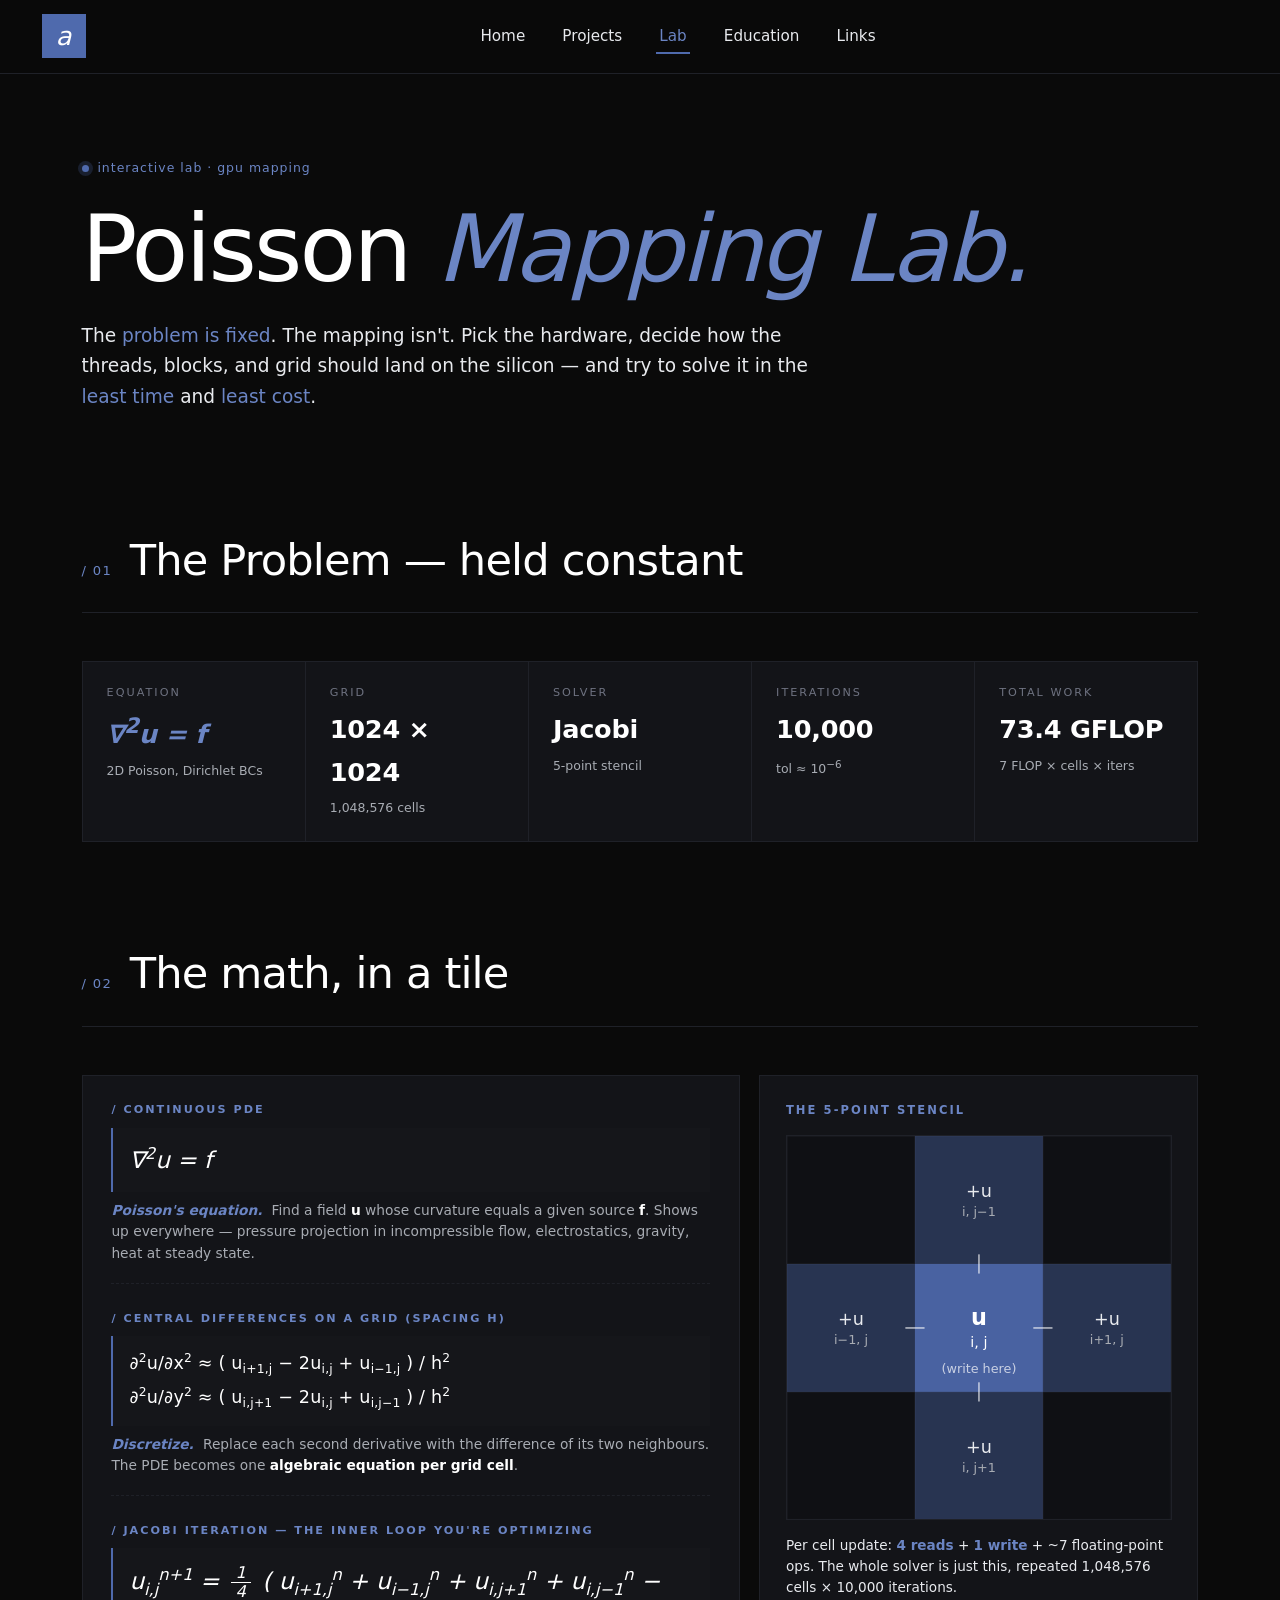
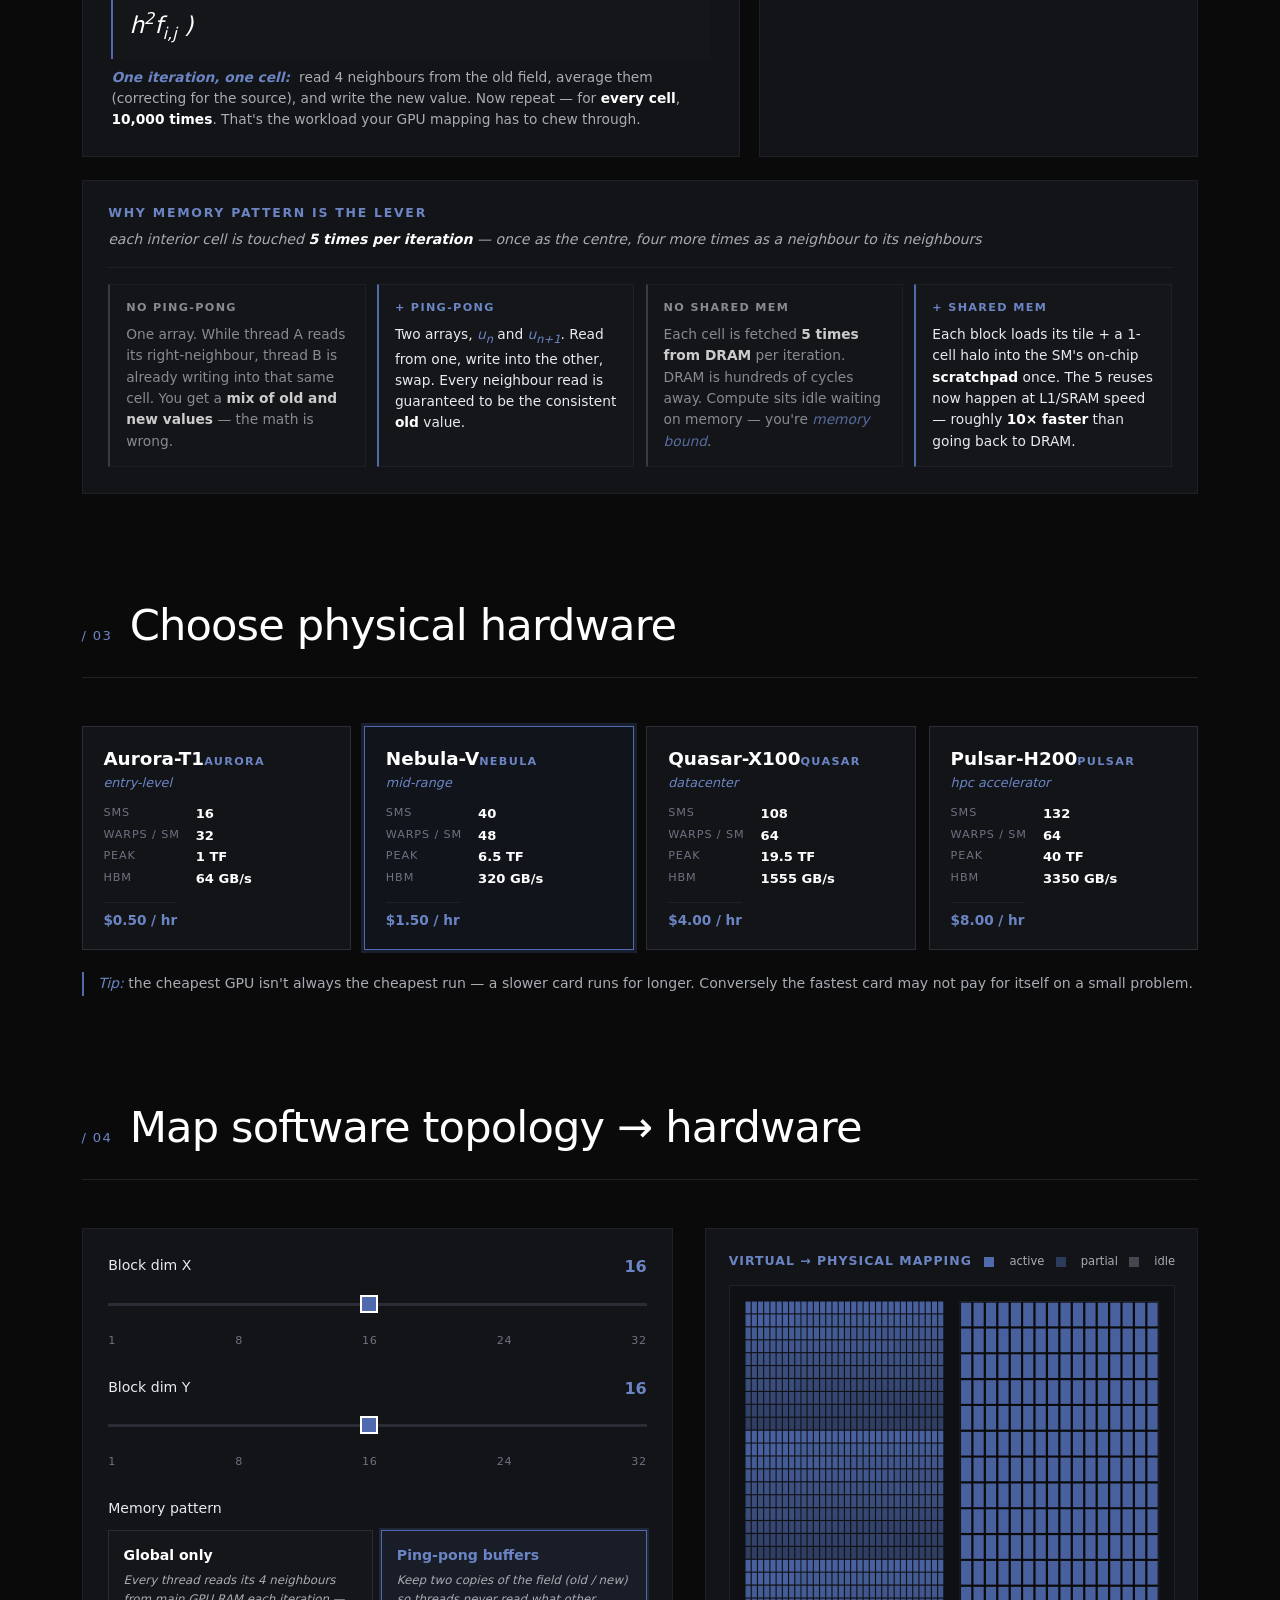
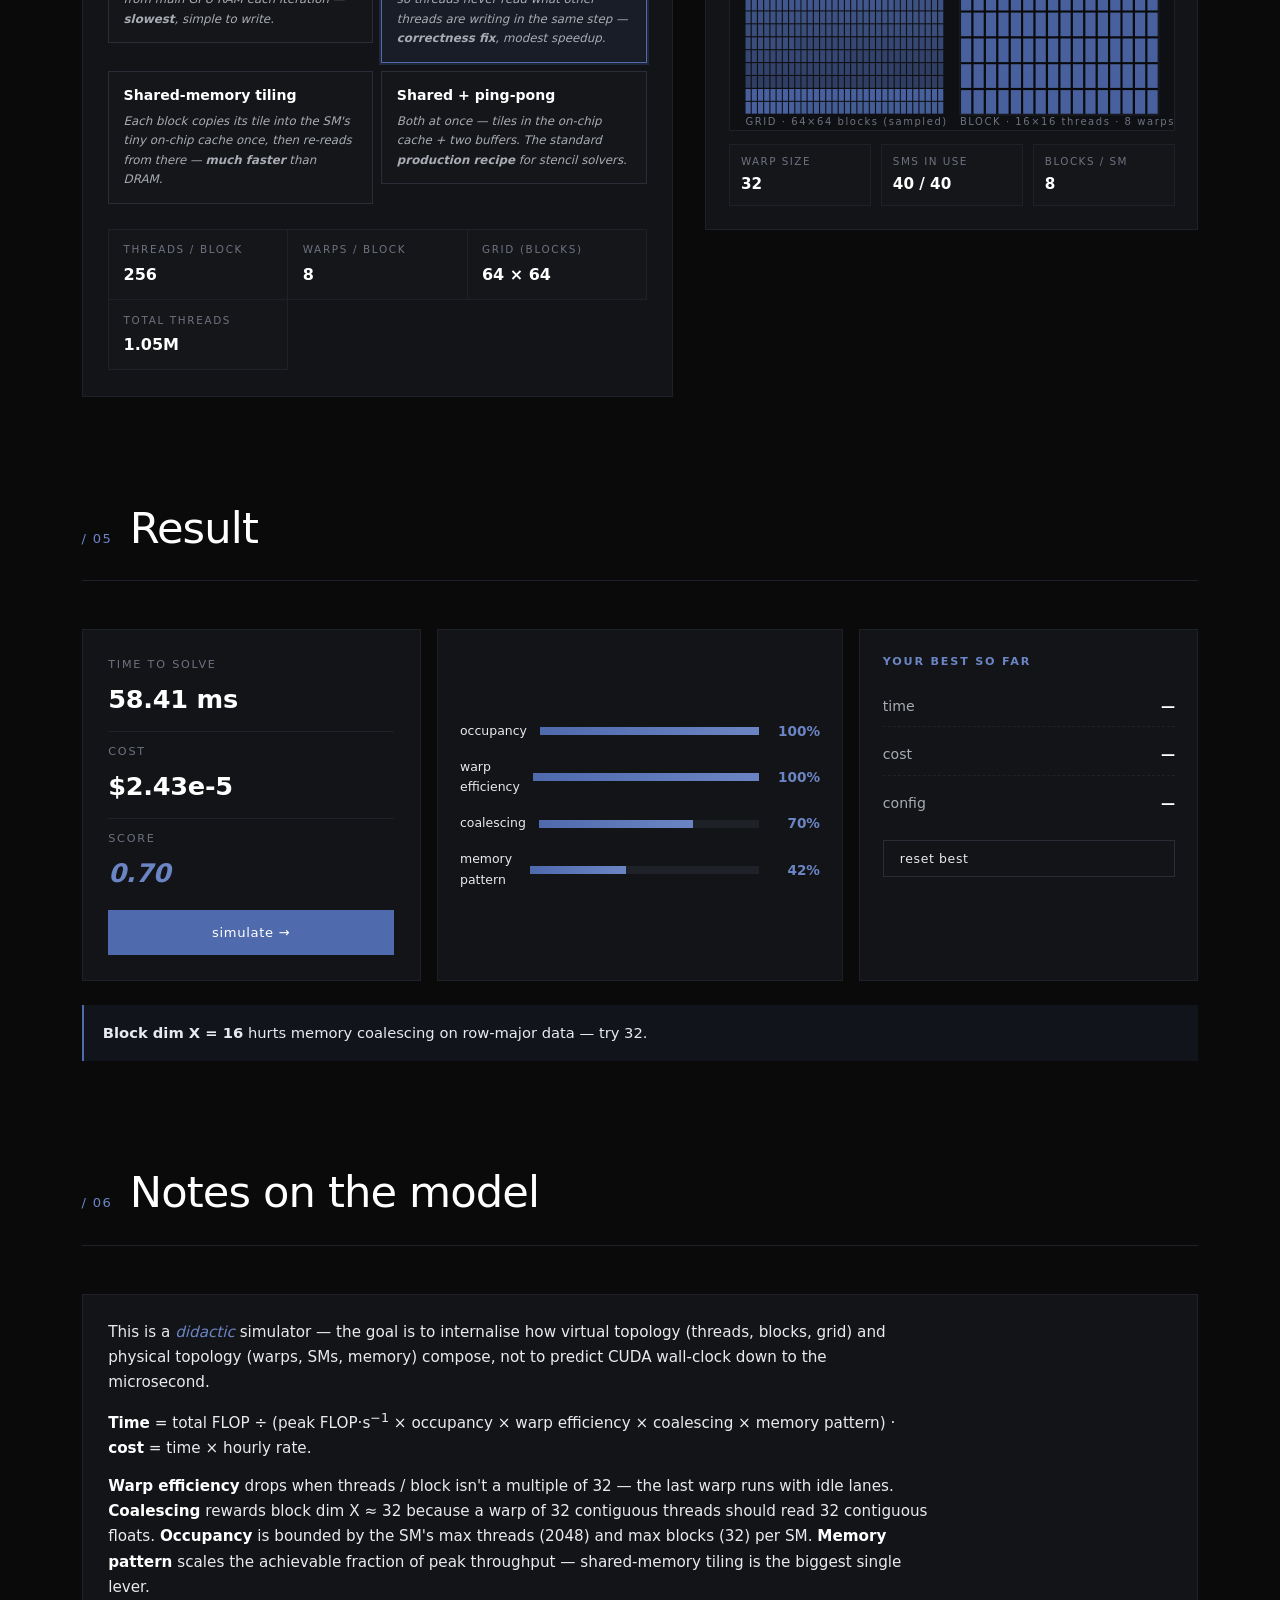
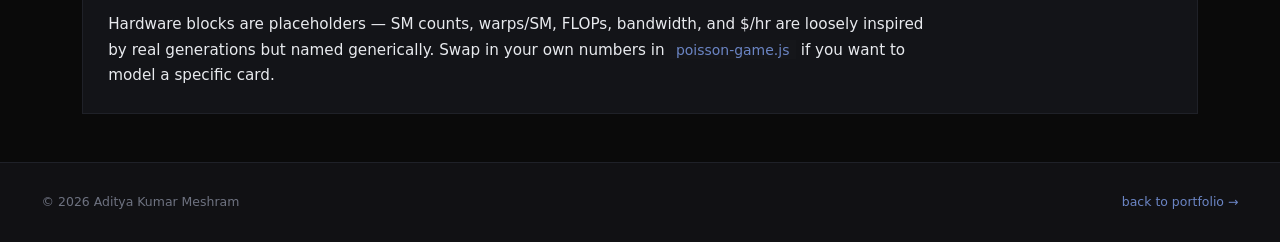
<file: poisson-game.html>
<!DOCTYPE html>
<html lang="en">
<head>
  <meta charset="UTF-8" />
  <meta name="viewport" content="width=device-width, initial-scale=1.0" />
  <title>Poisson GPU Mapping Lab &mdash; Aditya Kumar Meshram</title>
  <meta name="description" content="An interactive lab to explore how virtual (thread / block / grid) topology maps onto physical GPU architecture for a fixed Poisson solver workload." />
  <link rel="stylesheet" href="styles.css" />
  <link rel="stylesheet" href="poisson-game.css" />
</head>
<body class="game-body">

  <!-- ============ NAV ============ -->
  <nav class="nav">
    <a href="index.html#home" class="brand-tile" aria-label="home">
      <span class="brand-glyph">a</span>
    </a>
    <ul class="nav-links">
      <li><a href="index.html#home">Home</a></li>
      <li><a href="index.html#projects">Projects</a></li>
      <li><a href="poisson-game.html" class="active">Lab</a></li>
      <li><a href="index.html#education">Education</a></li>
      <li><a href="index.html#links">Links</a></li>
    </ul>
  </nav>

  <!-- ============ HEADER ============ -->
  <header class="game-header">
    <p class="kicker"><span class="kicker-dot"></span>interactive lab &middot; gpu mapping</p>
    <h1 class="display">
      Poisson <span class="display-em">Mapping Lab.</span>
    </h1>
    <p class="lede" style="max-width:760px;">
      The <em>problem is fixed</em>. The mapping isn't. Pick the hardware,
      decide how the threads, blocks, and grid should land on the silicon &mdash;
      and try to solve it in the <em>least time</em> and <em>least cost</em>.
    </p>
  </header>

  <!-- ============ THE PROBLEM (constant) ============ -->
  <section class="game-section">
    <div class="section-head">
      <span class="sec-num">/ 01</span>
      <h2 class="sec-title">The Problem &mdash; held constant</h2>
    </div>

    <div class="problem-grid">
      <div class="prob-card">
        <span class="pc-k">equation</span>
        <span class="pc-v"><em>&nabla;<sup>2</sup>u = f</em></span>
        <span class="pc-note">2D Poisson, Dirichlet BCs</span>
      </div>
      <div class="prob-card">
        <span class="pc-k">grid</span>
        <span class="pc-v">1024 &times; 1024</span>
        <span class="pc-note">1,048,576 cells</span>
      </div>
      <div class="prob-card">
        <span class="pc-k">solver</span>
        <span class="pc-v">Jacobi</span>
        <span class="pc-note">5-point stencil</span>
      </div>
      <div class="prob-card">
        <span class="pc-k">iterations</span>
        <span class="pc-v">10,000</span>
        <span class="pc-note">tol &asymp; 10<sup>&minus;6</sup></span>
      </div>
      <div class="prob-card">
        <span class="pc-k">total work</span>
        <span class="pc-v">73.4 GFLOP</span>
        <span class="pc-note">7 FLOP &times; cells &times; iters</span>
      </div>
    </div>
  </section>

  <!-- ============ 02 THE MATH ============ -->
  <section class="game-section">
    <div class="section-head">
      <span class="sec-num">/ 02</span>
      <h2 class="sec-title">The math, in a tile</h2>
    </div>

    <div class="math-grid">

      <!-- left: equation chain -->
      <div class="math-eq">

        <div class="eq-step">
          <span class="eq-label">/ continuous PDE</span>
          <div class="eq-body big">
            &nabla;<sup>2</sup>u = f
          </div>
          <p class="eq-note">
            <em>Poisson's equation.</em> Find a field <strong>u</strong>
            whose curvature equals a given source <strong>f</strong>.
            Shows up everywhere &mdash; pressure projection in incompressible
            flow, electrostatics, gravity, heat at steady state.
          </p>
        </div>

        <div class="eq-step">
          <span class="eq-label">/ central differences on a grid (spacing h)</span>
          <div class="eq-body">
            &part;<sup>2</sup>u/&part;x<sup>2</sup> &asymp;
            ( u<sub>i+1,j</sub> &minus; 2u<sub>i,j</sub> + u<sub>i&minus;1,j</sub> ) / h<sup>2</sup>
            <br/>
            &part;<sup>2</sup>u/&part;y<sup>2</sup> &asymp;
            ( u<sub>i,j+1</sub> &minus; 2u<sub>i,j</sub> + u<sub>i,j&minus;1</sub> ) / h<sup>2</sup>
          </div>
          <p class="eq-note">
            <em>Discretize.</em> Replace each second derivative with the
            difference of its two neighbours. The PDE becomes one
            <strong>algebraic equation per grid cell</strong>.
          </p>
        </div>

        <div class="eq-step">
          <span class="eq-label">/ jacobi iteration &mdash; the inner loop you're optimizing</span>
          <div class="eq-body big">
            u<sub>i,j</sub><sup>n+1</sup> =
            <span class="frac"><span>1</span><span>4</span></span>
            ( u<sub>i+1,j</sub><sup>n</sup> + u<sub>i&minus;1,j</sub><sup>n</sup>
            + u<sub>i,j+1</sub><sup>n</sup> + u<sub>i,j&minus;1</sub><sup>n</sup>
            &minus; h<sup>2</sup>f<sub>i,j</sub> )
          </div>
          <p class="eq-note">
            <em>One iteration, one cell:</em> read 4 neighbours from the old
            field, average them (correcting for the source), and write the
            new value. Now repeat &mdash; for <strong>every cell</strong>,
            <strong>10,000 times</strong>. That's the workload your GPU mapping has to chew through.
          </p>
        </div>

      </div>

      <!-- right: 5-point stencil viz -->
      <div class="math-stencil">
        <span class="ms-title">the 5-point stencil</span>
        <svg viewBox="0 0 240 240" preserveAspectRatio="xMidYMid meet" class="stencil-svg">
          <defs>
            <pattern id="msGrid" width="80" height="80" patternUnits="userSpaceOnUse">
              <rect width="80" height="80" fill="#0f1014"/>
              <rect width="80" height="80" fill="none" stroke="#1f2128" stroke-width="0.5"/>
            </pattern>
          </defs>
          <rect width="240" height="240" fill="url(#msGrid)"/>

          <rect x="80" y="0"  width="80" height="80" fill="rgba(79,106,173,0.40)"/>
          <rect x="0"  y="80" width="80" height="80" fill="rgba(79,106,173,0.40)"/>
          <rect x="160" y="80" width="80" height="80" fill="rgba(79,106,173,0.40)"/>
          <rect x="80" y="160" width="80" height="80" fill="rgba(79,106,173,0.40)"/>
          <rect x="80" y="80" width="80" height="80" fill="rgba(79,106,173,0.92)"/>

          <g stroke="#ffffff" stroke-opacity="0.55" stroke-width="1.2" fill="none">
            <line x1="120" y1="74" x2="120" y2="86"/>
            <line x1="74"  y1="120" x2="86"  y2="120"/>
            <line x1="166" y1="120" x2="154" y2="120"/>
            <line x1="120" y1="166" x2="120" y2="154"/>
          </g>

          <g font-family="inherit" text-anchor="middle">
            <text x="120" y="38" font-size="11" fill="#e8eaee">+u</text>
            <text x="120" y="50" font-size="8"  fill="#a8acb3">i, j&minus;1</text>

            <text x="40"  y="118" font-size="11" fill="#e8eaee">+u</text>
            <text x="40"  y="130" font-size="8"  fill="#a8acb3">i&minus;1, j</text>

            <text x="200" y="118" font-size="11" fill="#e8eaee">+u</text>
            <text x="200" y="130" font-size="8"  fill="#a8acb3">i+1, j</text>

            <text x="120" y="198" font-size="11" fill="#e8eaee">+u</text>
            <text x="120" y="210" font-size="8"  fill="#a8acb3">i, j+1</text>

            <text x="120" y="118" font-size="14" fill="#ffffff" font-weight="600">u</text>
            <text x="120" y="132" font-size="9"  fill="#ffffff">i, j</text>
            <text x="120" y="148" font-size="8"  fill="#ffffff" opacity="0.7">(write here)</text>
          </g>
        </svg>
        <p class="ms-note">
          Per cell update: <strong>4 reads</strong> + <strong>1 write</strong>
          + ~7 floating-point ops. The whole solver is just this, repeated
          1,048,576 cells &times; 10,000 iterations.
        </p>
      </div>

    </div>

    <!-- memory access lanes -->
    <div class="math-memory">
      <div class="mm-head">
        <span>why memory pattern is the lever</span>
        <em>each interior cell is touched <strong>5 times per iteration</strong>
        &mdash; once as the centre, four more times as a neighbour to its neighbours</em>
      </div>
      <div class="mm-rows">
        <div class="mm-row bad">
          <span class="mm-tag">no ping-pong</span>
          <p>One array. While thread A reads its right-neighbour, thread B is
          already writing into that same cell. You get a <strong>mix of old
          and new values</strong> &mdash; the math is wrong.</p>
        </div>
        <div class="mm-row">
          <span class="mm-tag">+ ping-pong</span>
          <p>Two arrays, <em>u<sub>n</sub></em> and <em>u<sub>n+1</sub></em>.
          Read from one, write into the other, swap. Every neighbour read is
          guaranteed to be the consistent <strong>old</strong> value.</p>
        </div>
        <div class="mm-row bad">
          <span class="mm-tag">no shared mem</span>
          <p>Each cell is fetched <strong>5 times from DRAM</strong> per
          iteration. DRAM is hundreds of cycles away. Compute sits idle
          waiting on memory &mdash; you're <em>memory bound</em>.</p>
        </div>
        <div class="mm-row">
          <span class="mm-tag">+ shared mem</span>
          <p>Each block loads its tile + a 1-cell halo into the SM's
          on-chip <strong>scratchpad</strong> once. The 5 reuses now happen
          at L1/SRAM speed &mdash; roughly <strong>10&times; faster</strong>
          than going back to DRAM.</p>
        </div>
      </div>
    </div>
  </section>

  <!-- ============ 03 HARDWARE ============ -->
  <section class="game-section">
    <div class="section-head">
      <span class="sec-num">/ 03</span>
      <h2 class="sec-title">Choose physical hardware</h2>
    </div>

    <div class="gpu-grid" id="gpuGrid"><!-- filled by JS --></div>

    <p class="hint">
      <em>Tip:</em> the cheapest GPU isn't always the cheapest run &mdash;
      a slower card runs for longer. Conversely the fastest card may not
      pay for itself on a small problem.
    </p>
  </section>

  <!-- ============ 04 MAPPING ============ -->
  <section class="game-section">
    <div class="section-head">
      <span class="sec-num">/ 04</span>
      <h2 class="sec-title">Map software topology &rarr; hardware</h2>
    </div>

    <div class="map-grid">

      <!-- left: controls -->
      <div class="map-controls">
        <div class="ctrl-row">
          <label class="ctrl-label">
            <span>Block dim X</span>
            <span class="ctrl-val"><b id="bxVal">16</b></span>
          </label>
          <input class="slider" type="range" id="bxSlider"
                 min="1" max="32" step="1" value="16">
          <div class="slider-marks">
            <span>1</span><span>8</span><span>16</span><span>24</span><span>32</span>
          </div>
        </div>

        <div class="ctrl-row">
          <label class="ctrl-label">
            <span>Block dim Y</span>
            <span class="ctrl-val"><b id="byVal">16</b></span>
          </label>
          <input class="slider" type="range" id="bySlider"
                 min="1" max="32" step="1" value="16">
          <div class="slider-marks">
            <span>1</span><span>8</span><span>16</span><span>24</span><span>32</span>
          </div>
        </div>

        <div class="ctrl-row">
          <span class="ctrl-label" style="margin-bottom:0.6rem;display:block;">Memory pattern</span>
          <div class="mem-options">
            <label class="mem-opt">
              <input type="radio" name="mem" value="global">
              <span class="mem-card">
                <b>Global only</b>
                <em>Every thread reads its 4 neighbours from main GPU RAM
                each iteration &mdash; <strong>slowest</strong>, simple to write.</em>
              </span>
            </label>
            <label class="mem-opt">
              <input type="radio" name="mem" value="pingpong" checked>
              <span class="mem-card">
                <b>Ping-pong buffers</b>
                <em>Keep two copies of the field (old / new) so threads
                never read what other threads are writing in the same step
                &mdash; <strong>correctness fix</strong>, modest speedup.</em>
              </span>
            </label>
            <label class="mem-opt">
              <input type="radio" name="mem" value="shared">
              <span class="mem-card">
                <b>Shared-memory tiling</b>
                <em>Each block copies its tile into the SM's tiny on-chip
                cache once, then re-reads from there &mdash;
                <strong>much faster</strong> than DRAM.</em>
              </span>
            </label>
            <label class="mem-opt">
              <input type="radio" name="mem" value="sharedpp">
              <span class="mem-card">
                <b>Shared + ping-pong</b>
                <em>Both at once &mdash; tiles in the on-chip cache + two
                buffers. The standard <strong>production recipe</strong> for
                stencil solvers.</em>
              </span>
            </label>
          </div>
        </div>

        <div class="derived-grid">
          <div class="derived"><span>threads / block</span><b id="tpbVal">256</b></div>
          <div class="derived"><span>warps / block</span><b id="wpbVal">8</b></div>
          <div class="derived"><span>grid (blocks)</span><b id="gridVal">64 &times; 64</b></div>
          <div class="derived"><span>total threads</span><b id="ttVal">1.05M</b></div>
        </div>
      </div>

      <!-- right: visualization -->
      <div class="map-viz">
        <div class="viz-head">
          <span class="viz-title">virtual &rarr; physical mapping</span>
          <span class="viz-legend">
            <span class="lg lg-ok"></span>active
            <span class="lg lg-mid"></span>partial
            <span class="lg lg-off"></span>idle
          </span>
        </div>
        <svg id="vizSvg" viewBox="0 0 400 400" preserveAspectRatio="xMidYMid meet"></svg>
        <div class="viz-foot">
          <div><span>warp size</span><b>32</b></div>
          <div><span>SMs in use</span><b id="smUseVal">&mdash;</b></div>
          <div><span>blocks / SM</span><b id="bpsVal">&mdash;</b></div>
        </div>
      </div>
    </div>
  </section>

  <!-- ============ 05 RESULTS ============ -->
  <section class="game-section">
    <div class="section-head">
      <span class="sec-num">/ 05</span>
      <h2 class="sec-title">Result</h2>
    </div>

    <div class="result-grid">
      <div class="result-big">
        <div class="rb-row">
          <span class="rb-k">time to solve</span>
          <span class="rb-v" id="timeVal">&mdash;</span>
        </div>
        <div class="rb-row">
          <span class="rb-k">cost</span>
          <span class="rb-v" id="costVal">&mdash;</span>
        </div>
        <div class="rb-row">
          <span class="rb-k">score</span>
          <span class="rb-v score" id="scoreVal">&mdash;</span>
        </div>
        <button class="btn primary run-btn" id="runBtn">simulate &rarr;</button>
      </div>

      <div class="bars">
        <div class="bar">
          <span class="bar-k">occupancy</span>
          <div class="bar-track"><div class="bar-fill" id="occBar"></div></div>
          <span class="bar-v" id="occVal">&mdash;</span>
        </div>
        <div class="bar">
          <span class="bar-k">warp efficiency</span>
          <div class="bar-track"><div class="bar-fill" id="weBar"></div></div>
          <span class="bar-v" id="weVal">&mdash;</span>
        </div>
        <div class="bar">
          <span class="bar-k">coalescing</span>
          <div class="bar-track"><div class="bar-fill" id="coBar"></div></div>
          <span class="bar-v" id="coVal">&mdash;</span>
        </div>
        <div class="bar">
          <span class="bar-k">memory pattern</span>
          <div class="bar-track"><div class="bar-fill" id="meBar"></div></div>
          <span class="bar-v" id="meVal">&mdash;</span>
        </div>
      </div>

      <div class="best-card">
        <span class="best-k">your best so far</span>
        <div class="best-row">
          <span>time</span>
          <b id="bestTime">&mdash;</b>
        </div>
        <div class="best-row">
          <span>cost</span>
          <b id="bestCost">&mdash;</b>
        </div>
        <div class="best-row">
          <span>config</span>
          <b id="bestConf">&mdash;</b>
        </div>
        <button class="btn ghost" id="resetBest">reset best</button>
      </div>
    </div>

    <div class="advice" id="advice"></div>
  </section>

  <!-- ============ 06 NOTES ============ -->
  <section class="game-section">
    <div class="section-head">
      <span class="sec-num">/ 06</span>
      <h2 class="sec-title">Notes on the model</h2>
    </div>
    <div class="notes">
      <p>
        This is a <em>didactic</em> simulator &mdash; the goal is to internalise
        how virtual topology (threads, blocks, grid) and physical topology
        (warps, SMs, memory) compose, not to predict CUDA wall-clock down to
        the microsecond.
      </p>
      <p>
        <b>Time</b> = total FLOP &divide; (peak FLOP&middot;s<sup>&minus;1</sup>
        &times; occupancy &times; warp efficiency &times; coalescing &times;
        memory pattern) &middot; <b>cost</b> = time &times; hourly rate.
      </p>
      <p>
        <b>Warp efficiency</b> drops when threads / block isn't a multiple of
        32 &mdash; the last warp runs with idle lanes. <b>Coalescing</b>
        rewards block dim X &asymp; 32 because a warp of 32 contiguous
        threads should read 32 contiguous floats. <b>Occupancy</b> is bounded
        by the SM's max threads (2048) and max blocks (32) per SM.
        <b>Memory pattern</b> scales the achievable fraction of peak
        throughput &mdash; shared-memory tiling is the biggest single lever.
      </p>
      <p>
        Hardware blocks are placeholders &mdash; SM counts, warps/SM, FLOPs,
        bandwidth, and $/hr are loosely inspired by real generations but
        named generically. Swap in your own numbers in
        <span class="mono">poisson-game.js</span> if you want to model a
        specific card.
      </p>
    </div>
  </section>

  <footer class="footer">
    <span>&copy; 2026 Aditya Kumar Meshram</span>
    <a href="index.html#home">back to portfolio &rarr;</a>
  </footer>

  <script src="poisson-game.js"></script>
</body>
</html>
</file>
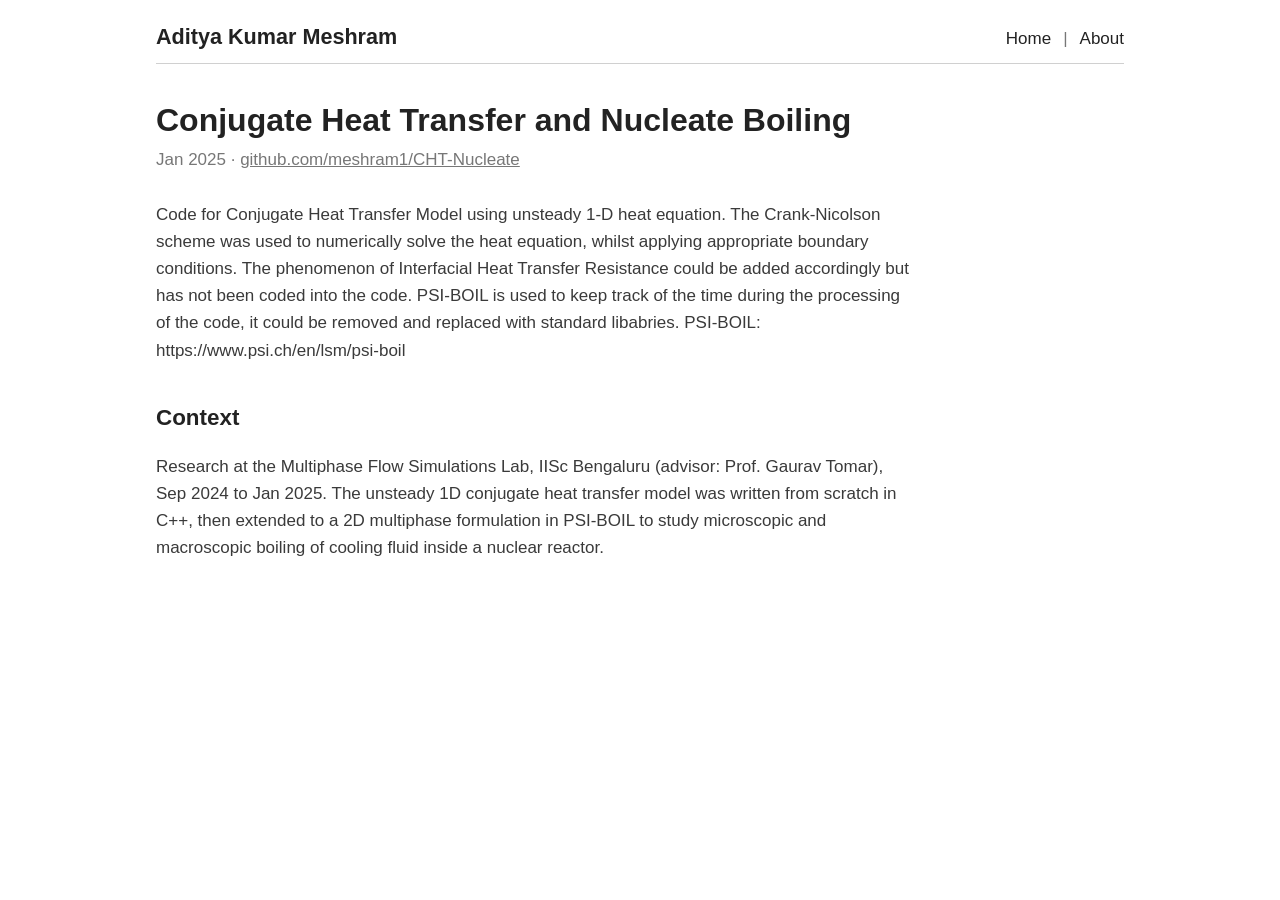
<file: projects/cht-nucleate.html>
<!DOCTYPE html>
<html lang="en">
<head>
<meta charset="UTF-8">
<meta name="viewport" content="width=device-width, initial-scale=1.0">
<title>Conjugate Heat Transfer and Nucleate Boiling | Aditya Kumar Meshram</title>
<link rel="stylesheet" href="../site.css?v=3">
</head>
<body>
<div class="wrap">
<header class="top">
  <a class="brand" href="../index.html">Aditya Kumar Meshram</a>
  <nav><a href="../index.html">Home</a><span class="sep">|</span><a href="../about.html">About</a></nav>
</header>
<main>
<article class="post">
<h1>Conjugate Heat Transfer and Nucleate Boiling</h1>
<p class="meta">Jan 2025 &middot; <a href="https://github.com/meshram1/CHT-Nucleate">github.com/meshram1/CHT-Nucleate</a></p>
<p>Code for Conjugate Heat Transfer Model using unsteady 1-D heat equation. The Crank-Nicolson scheme was used to numerically solve the heat equation, whilst applying appropriate boundary conditions. The phenomenon of Interfacial Heat Transfer Resistance could be added accordingly but has not been coded into the code.
PSI-BOIL is used to keep track of the time during the processing of the code, it could be removed and replaced with standard libabries.
PSI-BOIL: https://www.psi.ch/en/lsm/psi-boil</p>
<h2>Context</h2>
<p>Research at the Multiphase Flow Simulations Lab, IISc Bengaluru (advisor: Prof. Gaurav Tomar),
Sep 2024 to Jan 2025. The unsteady 1D conjugate heat transfer model was written from scratch in C++,
then extended to a 2D multiphase formulation in PSI-BOIL to study microscopic and macroscopic boiling
of cooling fluid inside a nuclear reactor.</p>
</article>
</main>
</div>
</body>
</html>
</file>
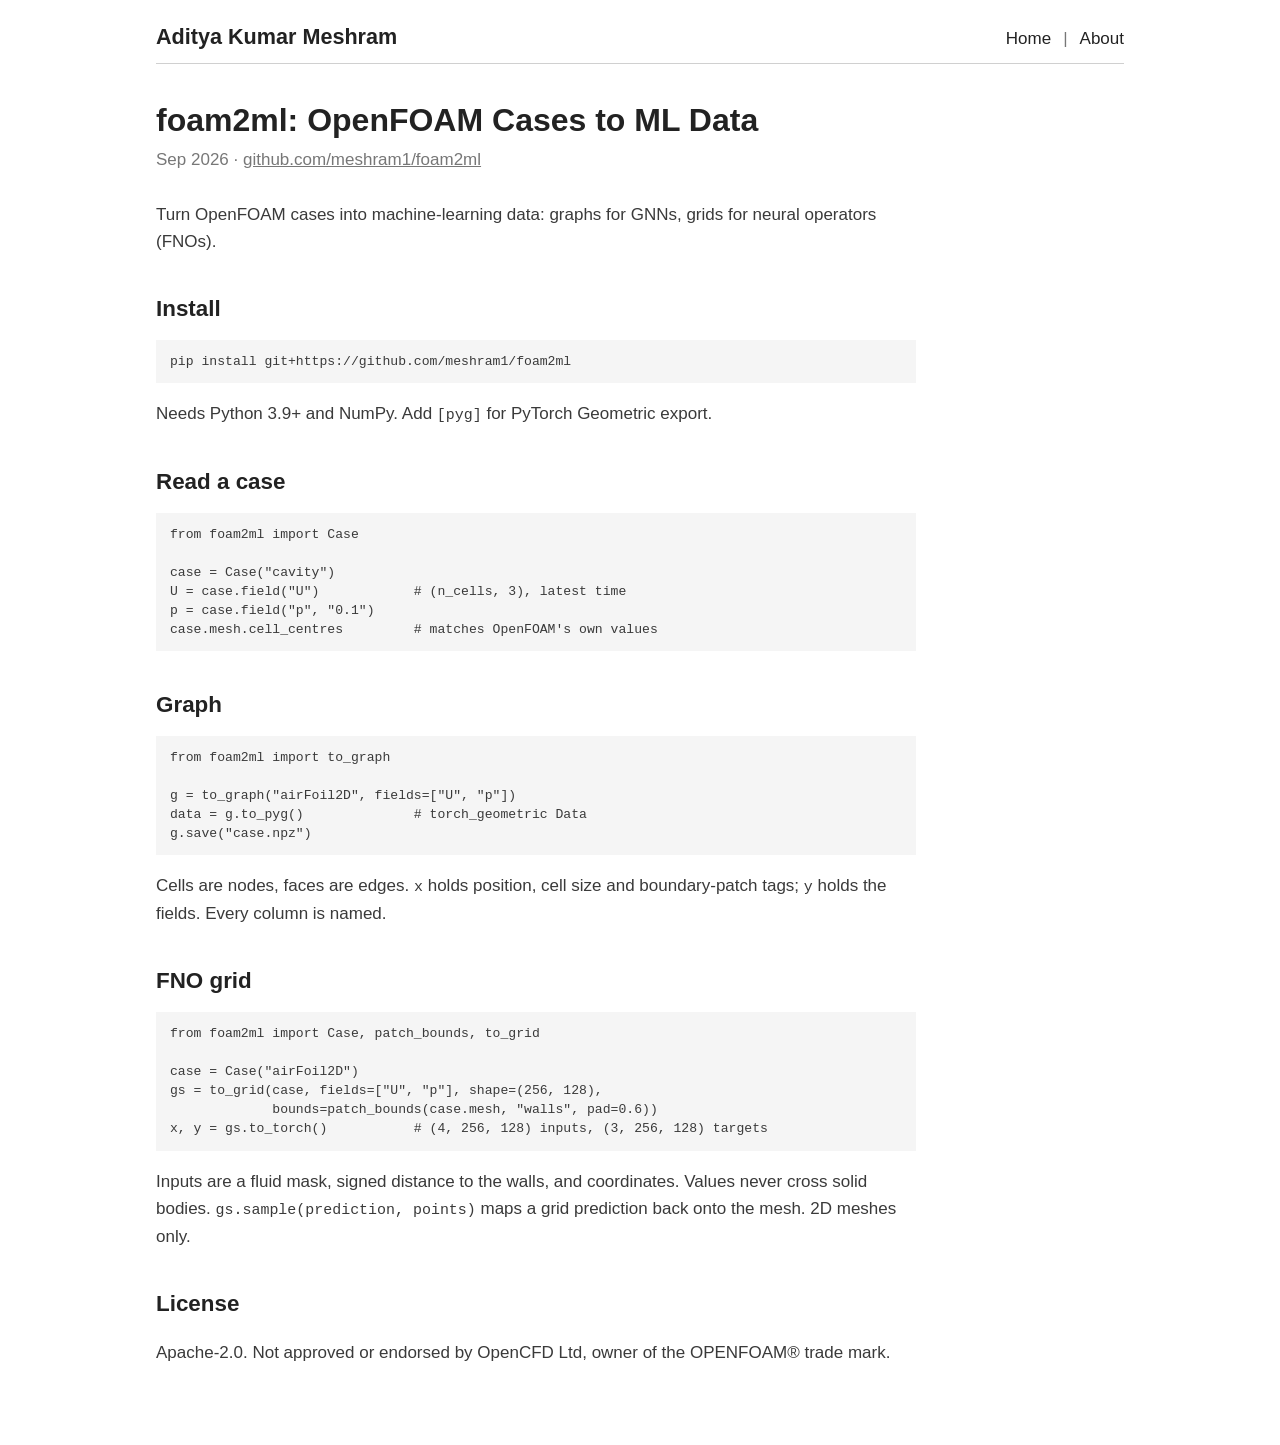
<file: projects/foam2ml.html>
<!DOCTYPE html>
<html lang="en">
<head>
<meta charset="UTF-8">
<meta name="viewport" content="width=device-width, initial-scale=1.0">
<title>foam2ml: OpenFOAM Cases to ML Data | Aditya Kumar Meshram</title>
<link rel="stylesheet" href="../site.css?v=3">
</head>
<body>
<div class="wrap">
<header class="top">
  <a class="brand" href="../index.html">Aditya Kumar Meshram</a>
  <nav><a href="../index.html">Home</a><span class="sep">|</span><a href="../about.html">About</a></nav>
</header>
<main>
<article class="post">
<h1>foam2ml: OpenFOAM Cases to ML Data</h1>
<p class="meta">Sep 2026 &middot; <a href="https://github.com/meshram1/foam2ml">github.com/meshram1/foam2ml</a></p>
<p>Turn OpenFOAM cases into machine-learning data: graphs for GNNs, grids for neural operators (FNOs).</p>
<h2>Install</h2>
<pre><code class="language-bash">pip install git+https://github.com/meshram1/foam2ml
</code></pre>
<p>Needs Python 3.9+ and NumPy. Add <code>[pyg]</code> for PyTorch Geometric export.</p>
<h2>Read a case</h2>
<pre><code class="language-python">from foam2ml import Case

case = Case(&quot;cavity&quot;)
U = case.field(&quot;U&quot;)            # (n_cells, 3), latest time
p = case.field(&quot;p&quot;, &quot;0.1&quot;)
case.mesh.cell_centres         # matches OpenFOAM's own values
</code></pre>
<h2>Graph</h2>
<pre><code class="language-python">from foam2ml import to_graph

g = to_graph(&quot;airFoil2D&quot;, fields=[&quot;U&quot;, &quot;p&quot;])
data = g.to_pyg()              # torch_geometric Data
g.save(&quot;case.npz&quot;)
</code></pre>
<p>Cells are nodes, faces are edges. <code>x</code> holds position, cell size and boundary-patch tags; <code>y</code> holds the fields.
Every column is named.</p>
<h2>FNO grid</h2>
<pre><code class="language-python">from foam2ml import Case, patch_bounds, to_grid

case = Case(&quot;airFoil2D&quot;)
gs = to_grid(case, fields=[&quot;U&quot;, &quot;p&quot;], shape=(256, 128),
             bounds=patch_bounds(case.mesh, &quot;walls&quot;, pad=0.6))
x, y = gs.to_torch()           # (4, 256, 128) inputs, (3, 256, 128) targets
</code></pre>
<p>Inputs are a fluid mask, signed distance to the walls, and coordinates. Values never cross solid bodies.
<code>gs.sample(prediction, points)</code> maps a grid prediction back onto the mesh. 2D meshes only.</p>
<h2>License</h2>
<p>Apache-2.0. Not approved or endorsed by OpenCFD Ltd, owner of the OPENFOAM® trade mark.</p>
</article>
</main>
</div>
</body>
</html>
</file>
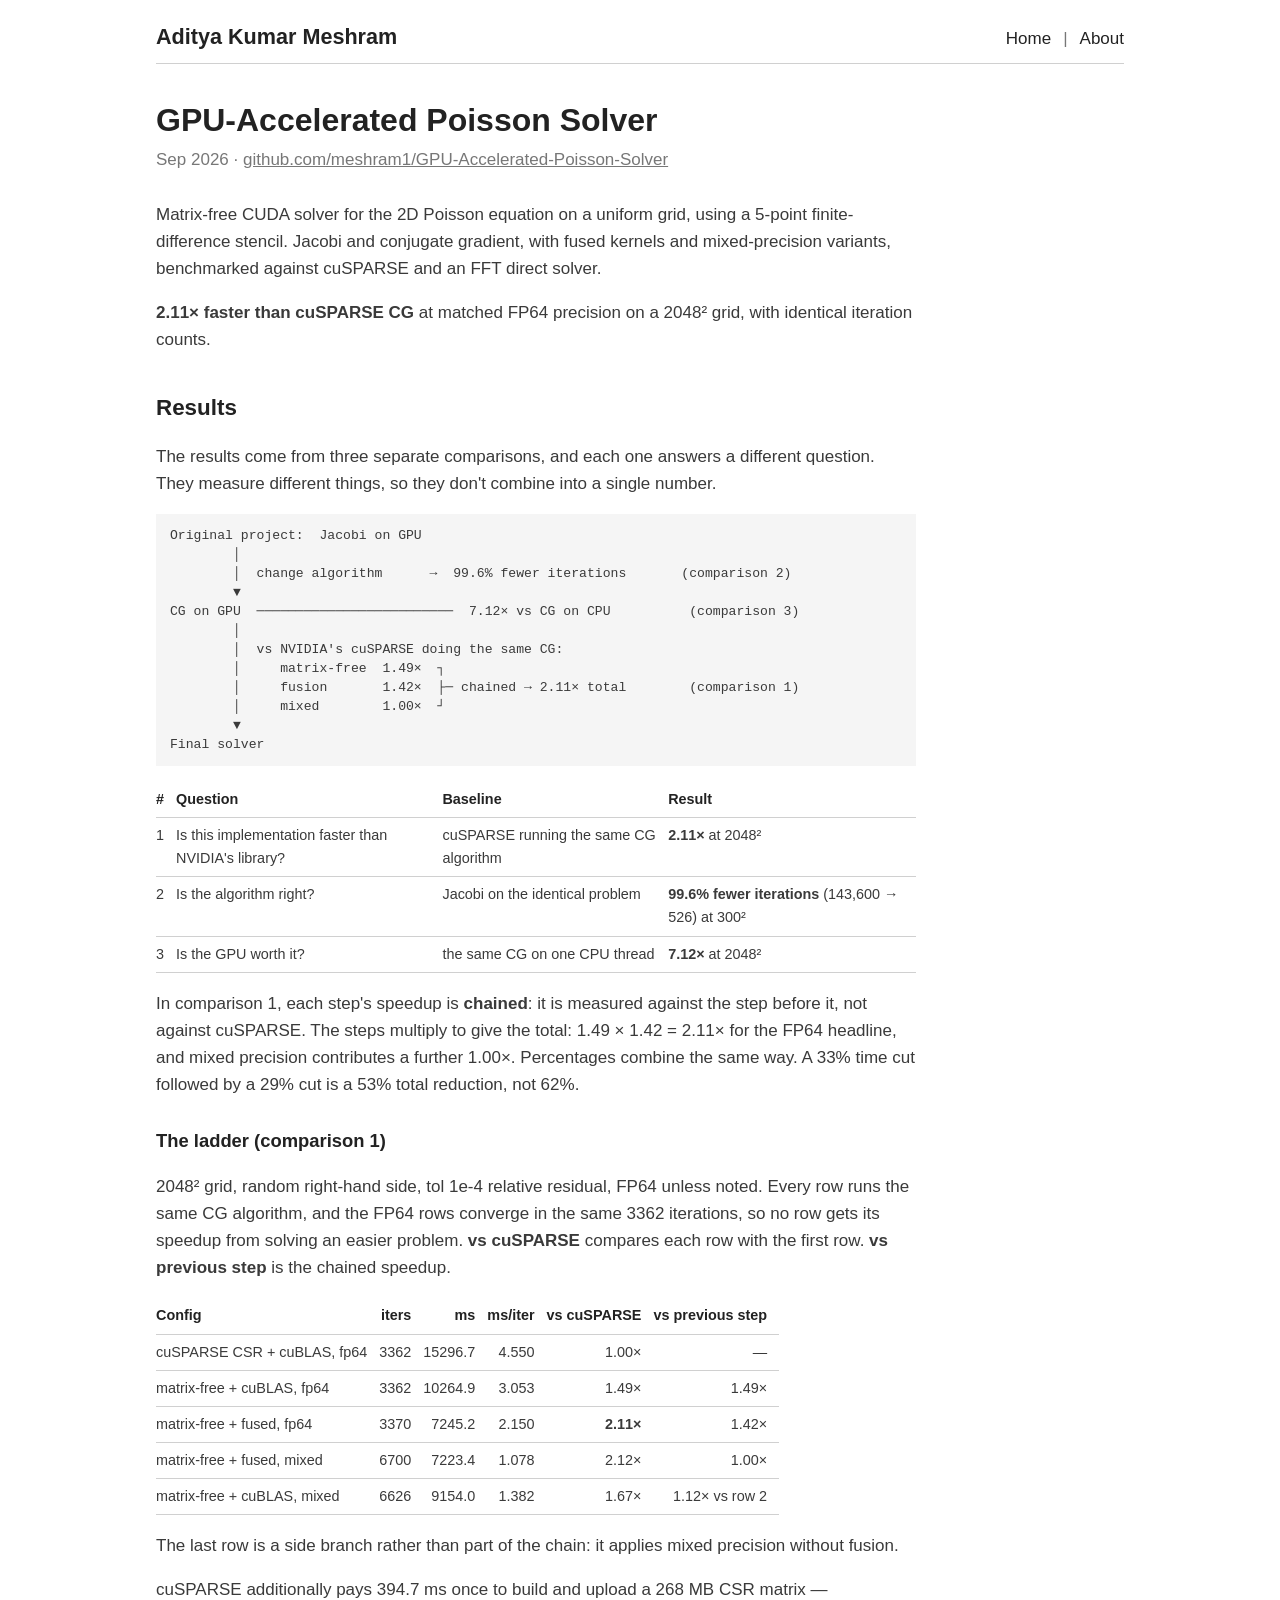
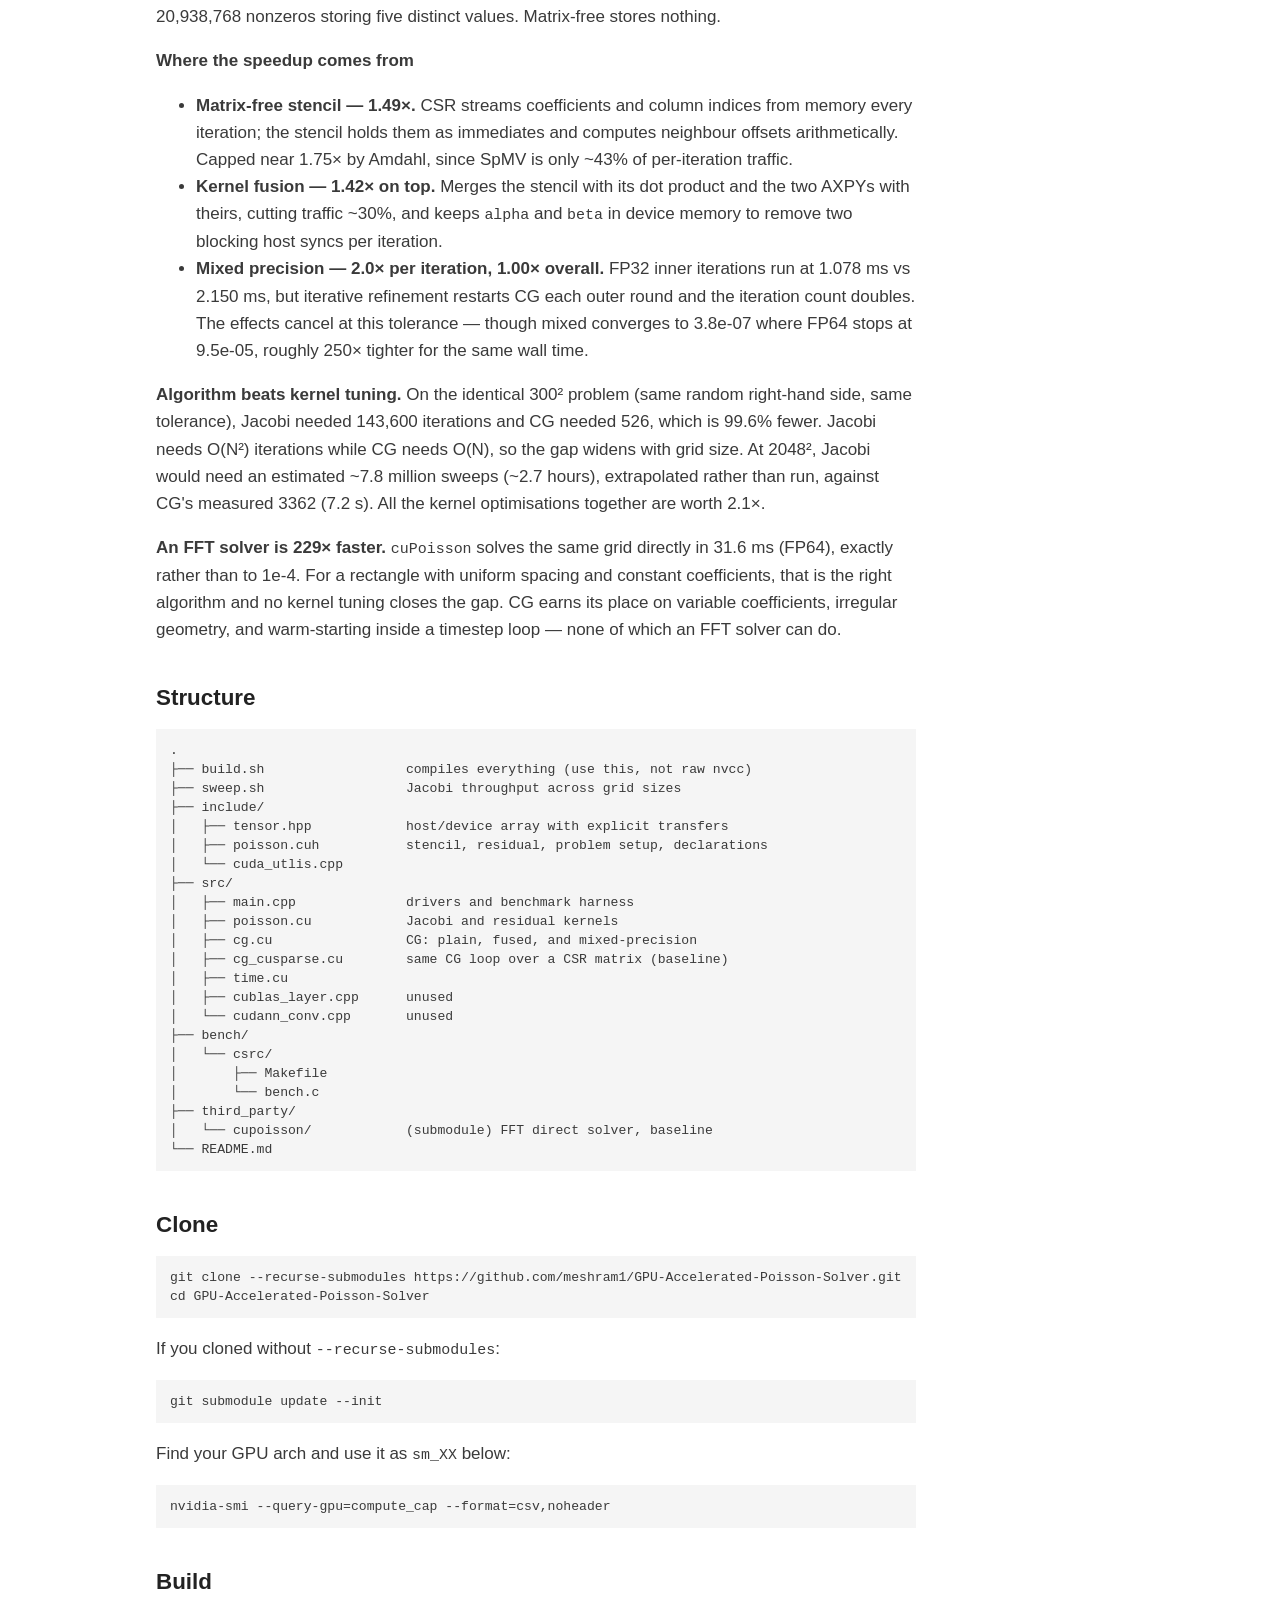
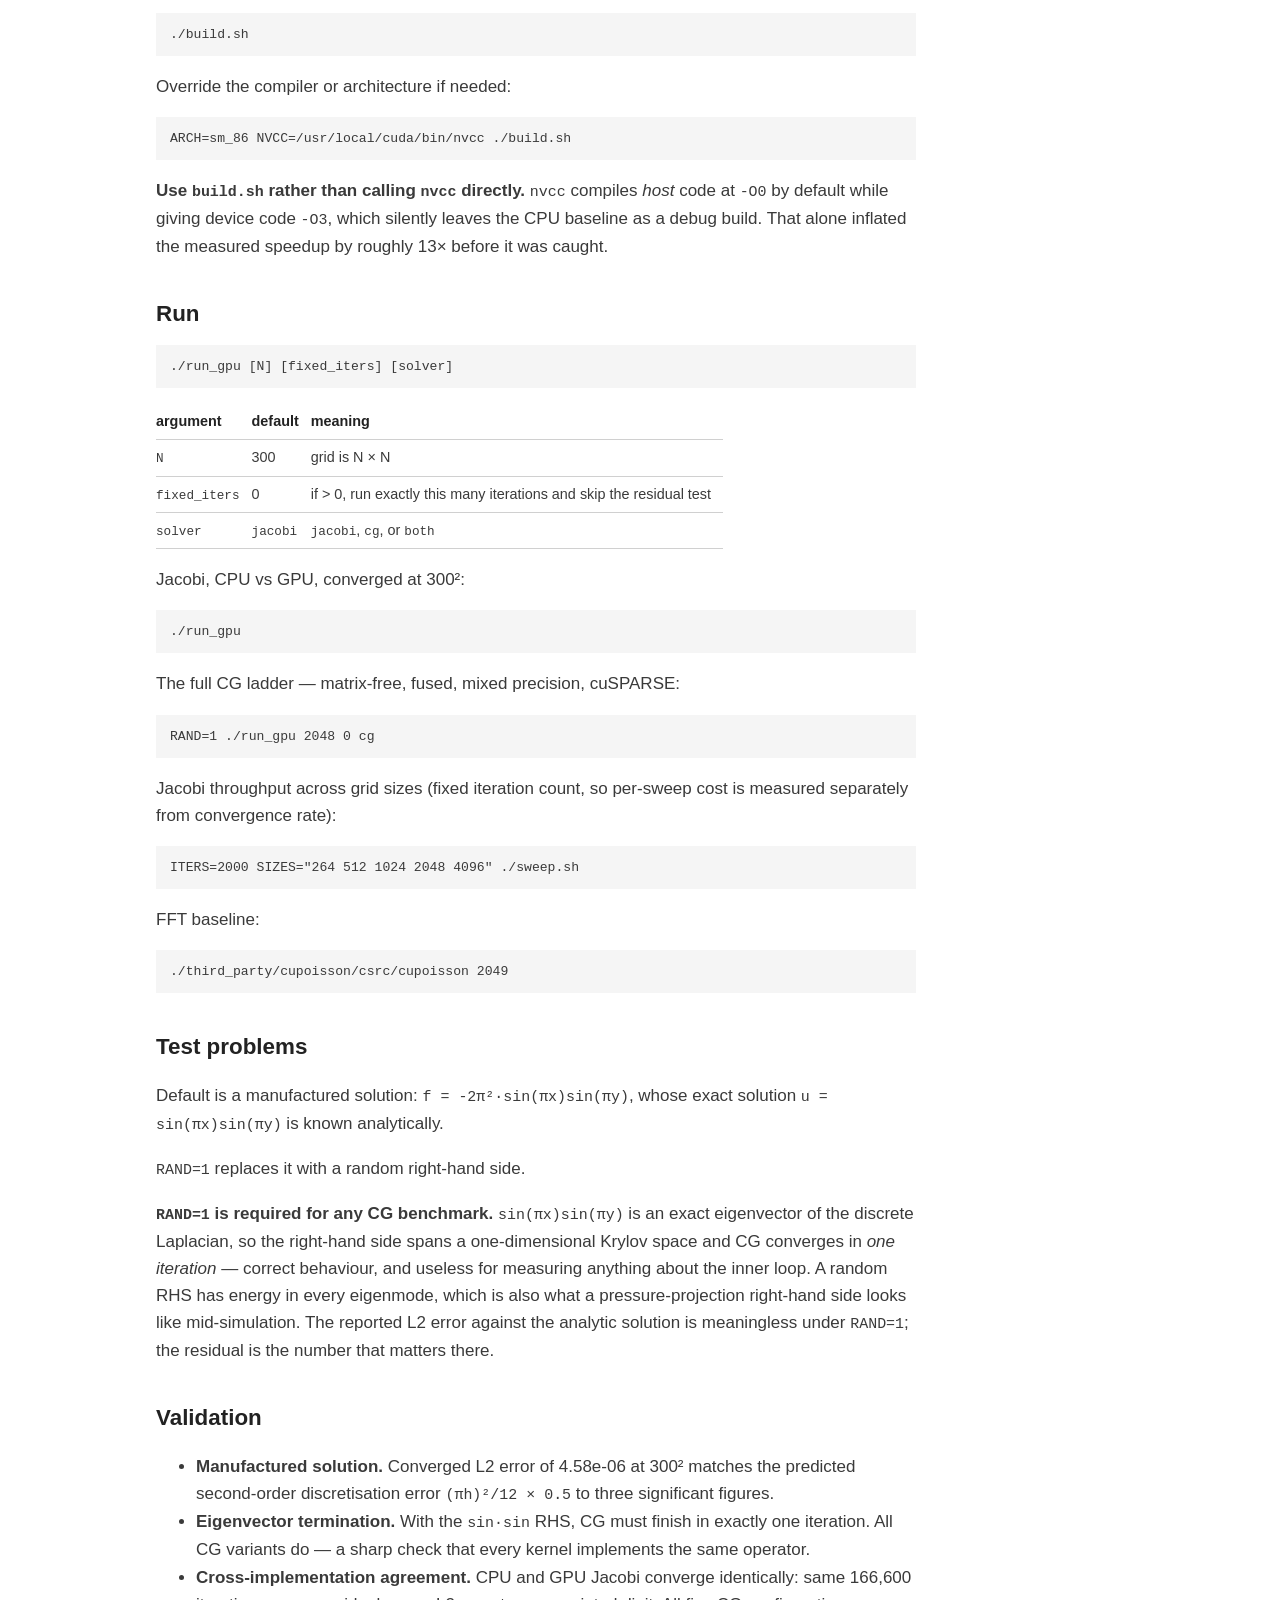
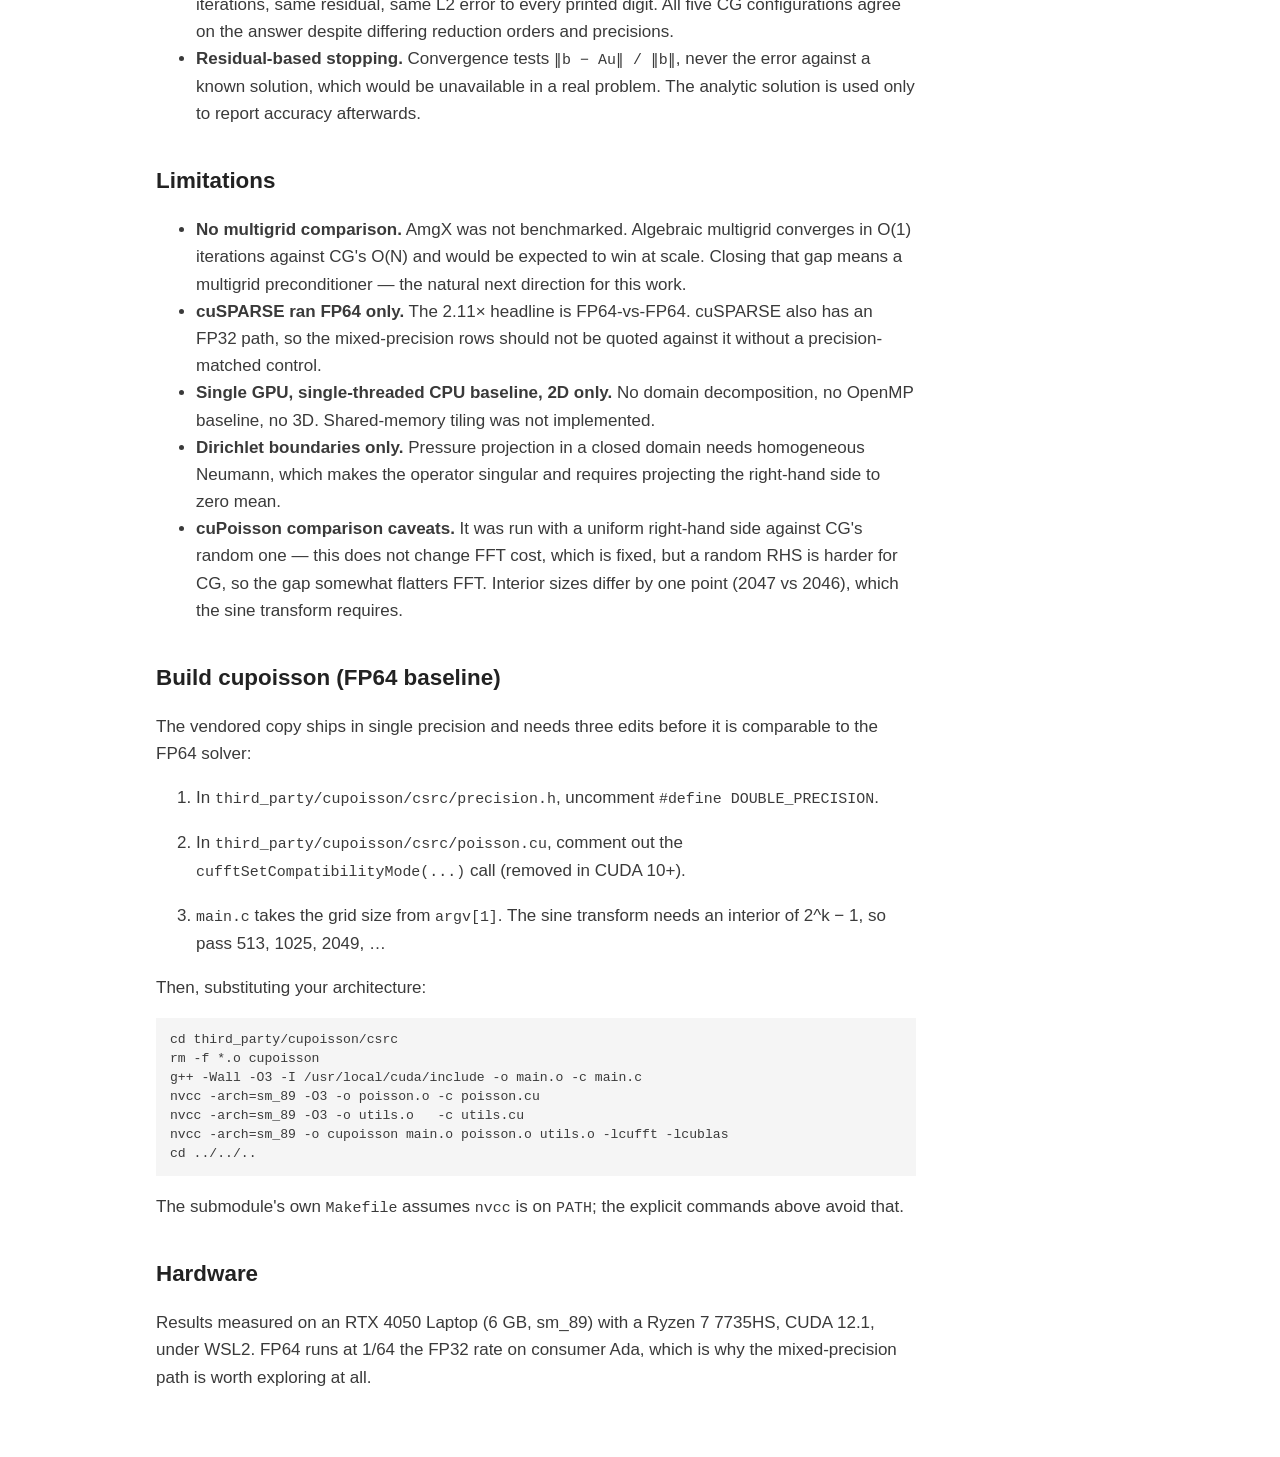
<file: projects/gpu-poisson-solver.html>
<!DOCTYPE html>
<html lang="en">
<head>
<meta charset="UTF-8">
<meta name="viewport" content="width=device-width, initial-scale=1.0">
<title>GPU-Accelerated Poisson Solver | Aditya Kumar Meshram</title>
<link rel="stylesheet" href="../site.css?v=3">
</head>
<body>
<div class="wrap">
<header class="top">
  <a class="brand" href="../index.html">Aditya Kumar Meshram</a>
  <nav><a href="../index.html">Home</a><span class="sep">|</span><a href="../about.html">About</a></nav>
</header>
<main>
<article class="post">
<h1>GPU-Accelerated Poisson Solver</h1>
<p class="meta">Sep 2026 &middot; <a href="https://github.com/meshram1/GPU-Accelerated-Poisson-Solver">github.com/meshram1/GPU-Accelerated-Poisson-Solver</a></p>
<p>Matrix-free CUDA solver for the 2D Poisson equation on a uniform grid, using a
5-point finite-difference stencil. Jacobi and conjugate gradient, with fused
kernels and mixed-precision variants, benchmarked against cuSPARSE and an FFT
direct solver.</p>
<p><strong>2.11× faster than cuSPARSE CG</strong> at matched FP64 precision on a 2048² grid,
with identical iteration counts.</p>
<h2>Results</h2>
<p>The results come from three separate comparisons, and each one answers a
different question. They measure different things, so they don't combine into
a single number.</p>
<pre><code>Original project:  Jacobi on GPU
        │
        │  change algorithm      →  99.6% fewer iterations       (comparison 2)
        ▼
CG on GPU  ─────────────────────────  7.12× vs CG on CPU          (comparison 3)
        │
        │  vs NVIDIA's cuSPARSE doing the same CG:
        │     matrix-free  1.49×  ┐
        │     fusion       1.42×  ├─ chained → 2.11× total        (comparison 1)
        │     mixed        1.00×  ┘
        ▼
Final solver
</code></pre>
<table>
<thead>
<tr>
<th>#</th>
<th>Question</th>
<th>Baseline</th>
<th>Result</th>
</tr>
</thead>
<tbody>
<tr>
<td>1</td>
<td>Is this implementation faster than NVIDIA's library?</td>
<td>cuSPARSE running the same CG algorithm</td>
<td><strong>2.11×</strong> at 2048²</td>
</tr>
<tr>
<td>2</td>
<td>Is the algorithm right?</td>
<td>Jacobi on the identical problem</td>
<td><strong>99.6% fewer iterations</strong> (143,600 → 526) at 300²</td>
</tr>
<tr>
<td>3</td>
<td>Is the GPU worth it?</td>
<td>the same CG on one CPU thread</td>
<td><strong>7.12×</strong> at 2048²</td>
</tr>
</tbody>
</table>
<p>In comparison 1, each step's speedup is <strong>chained</strong>: it is measured against the
step before it, not against cuSPARSE. The steps multiply to give the total:
1.49 × 1.42 = 2.11× for the FP64 headline, and mixed precision contributes a
further 1.00×. Percentages combine the same way. A 33% time cut followed by a
29% cut is a 53% total reduction, not 62%.</p>
<h3>The ladder (comparison 1)</h3>
<p>2048² grid, random right-hand side, tol 1e-4 relative residual, FP64 unless
noted. Every row runs the same CG algorithm, and the FP64 rows converge in the
same 3362 iterations, so no row gets its speedup from solving an easier
problem. <strong>vs cuSPARSE</strong> compares each row with the first row. <strong>vs previous
step</strong> is the chained speedup.</p>
<table>
<thead>
<tr>
<th>Config</th>
<th style="text-align: right;">iters</th>
<th style="text-align: right;">ms</th>
<th style="text-align: right;">ms/iter</th>
<th style="text-align: right;">vs cuSPARSE</th>
<th style="text-align: right;">vs previous step</th>
</tr>
</thead>
<tbody>
<tr>
<td>cuSPARSE CSR + cuBLAS, fp64</td>
<td style="text-align: right;">3362</td>
<td style="text-align: right;">15296.7</td>
<td style="text-align: right;">4.550</td>
<td style="text-align: right;">1.00×</td>
<td style="text-align: right;">—</td>
</tr>
<tr>
<td>matrix-free + cuBLAS, fp64</td>
<td style="text-align: right;">3362</td>
<td style="text-align: right;">10264.9</td>
<td style="text-align: right;">3.053</td>
<td style="text-align: right;">1.49×</td>
<td style="text-align: right;">1.49×</td>
</tr>
<tr>
<td>matrix-free + fused, fp64</td>
<td style="text-align: right;">3370</td>
<td style="text-align: right;">7245.2</td>
<td style="text-align: right;">2.150</td>
<td style="text-align: right;"><strong>2.11×</strong></td>
<td style="text-align: right;">1.42×</td>
</tr>
<tr>
<td>matrix-free + fused, mixed</td>
<td style="text-align: right;">6700</td>
<td style="text-align: right;">7223.4</td>
<td style="text-align: right;">1.078</td>
<td style="text-align: right;">2.12×</td>
<td style="text-align: right;">1.00×</td>
</tr>
<tr>
<td>matrix-free + cuBLAS, mixed</td>
<td style="text-align: right;">6626</td>
<td style="text-align: right;">9154.0</td>
<td style="text-align: right;">1.382</td>
<td style="text-align: right;">1.67×</td>
<td style="text-align: right;">1.12× vs row 2</td>
</tr>
</tbody>
</table>
<p>The last row is a side branch rather than part of the chain: it applies mixed
precision without fusion.</p>
<p>cuSPARSE additionally pays 394.7 ms once to build and upload a 268 MB CSR
matrix — 20,938,768 nonzeros storing five distinct values. Matrix-free stores
nothing.</p>
<p><strong>Where the speedup comes from</strong></p>
<ul>
<li><strong>Matrix-free stencil — 1.49×.</strong> CSR streams coefficients and column indices
  from memory every iteration; the stencil holds them as immediates and
  computes neighbour offsets arithmetically. Capped near 1.75× by Amdahl,
  since SpMV is only ~43% of per-iteration traffic.</li>
<li><strong>Kernel fusion — 1.42× on top.</strong> Merges the stencil with its dot product
  and the two AXPYs with theirs, cutting traffic ~30%, and keeps <code>alpha</code> and
  <code>beta</code> in device memory to remove two blocking host syncs per iteration.</li>
<li><strong>Mixed precision — 2.0× per iteration, 1.00× overall.</strong> FP32 inner
  iterations run at 1.078 ms vs 2.150 ms, but iterative refinement restarts CG
  each outer round and the iteration count doubles. The effects cancel at this
  tolerance — though mixed converges to 3.8e-07 where FP64 stops at 9.5e-05,
  roughly 250× tighter for the same wall time.</li>
</ul>
<p><strong>Algorithm beats kernel tuning.</strong> On the identical 300² problem (same random
right-hand side, same tolerance), Jacobi needed 143,600 iterations and CG
needed 526, which is 99.6% fewer. Jacobi needs O(N²) iterations while CG needs
O(N), so the gap widens with grid size. At 2048², Jacobi would need an
estimated ~7.8 million sweeps (~2.7 hours), extrapolated rather than run, against
CG's measured 3362 (7.2 s). All the kernel optimisations together are worth
2.1×.</p>
<p><strong>An FFT solver is 229× faster.</strong> <code>cuPoisson</code> solves the same grid directly in
31.6 ms (FP64), exactly rather than to 1e-4. For a rectangle with uniform
spacing and constant coefficients, that is the right algorithm and no kernel
tuning closes the gap. CG earns its place on variable coefficients, irregular
geometry, and warm-starting inside a timestep loop — none of which an FFT
solver can do.</p>
<h2>Structure</h2>
<pre><code>.
├── build.sh                  compiles everything (use this, not raw nvcc)
├── sweep.sh                  Jacobi throughput across grid sizes
├── include/
│   ├── tensor.hpp            host/device array with explicit transfers
│   ├── poisson.cuh           stencil, residual, problem setup, declarations
│   └── cuda_utlis.cpp
├── src/
│   ├── main.cpp              drivers and benchmark harness
│   ├── poisson.cu            Jacobi and residual kernels
│   ├── cg.cu                 CG: plain, fused, and mixed-precision
│   ├── cg_cusparse.cu        same CG loop over a CSR matrix (baseline)
│   ├── time.cu
│   ├── cublas_layer.cpp      unused
│   └── cudann_conv.cpp       unused
├── bench/
│   └── csrc/
│       ├── Makefile
│       └── bench.c
├── third_party/
│   └── cupoisson/            (submodule) FFT direct solver, baseline
└── README.md
</code></pre>
<h2>Clone</h2>
<pre><code>git clone --recurse-submodules https://github.com/meshram1/GPU-Accelerated-Poisson-Solver.git
cd GPU-Accelerated-Poisson-Solver
</code></pre>
<p>If you cloned without <code>--recurse-submodules</code>:</p>
<pre><code>git submodule update --init
</code></pre>
<p>Find your GPU arch and use it as <code>sm_XX</code> below:</p>
<pre><code>nvidia-smi --query-gpu=compute_cap --format=csv,noheader
</code></pre>
<h2>Build</h2>
<pre><code>./build.sh
</code></pre>
<p>Override the compiler or architecture if needed:</p>
<pre><code>ARCH=sm_86 NVCC=/usr/local/cuda/bin/nvcc ./build.sh
</code></pre>
<p><strong>Use <code>build.sh</code> rather than calling <code>nvcc</code> directly.</strong> <code>nvcc</code> compiles <em>host</em>
code at <code>-O0</code> by default while giving device code <code>-O3</code>, which silently leaves
the CPU baseline as a debug build. That alone inflated the measured speedup by
roughly 13× before it was caught.</p>
<h2>Run</h2>
<pre><code>./run_gpu [N] [fixed_iters] [solver]
</code></pre>
<table>
<thead>
<tr>
<th>argument</th>
<th>default</th>
<th>meaning</th>
</tr>
</thead>
<tbody>
<tr>
<td><code>N</code></td>
<td>300</td>
<td>grid is N × N</td>
</tr>
<tr>
<td><code>fixed_iters</code></td>
<td>0</td>
<td>if &gt; 0, run exactly this many iterations and skip the residual test</td>
</tr>
<tr>
<td><code>solver</code></td>
<td><code>jacobi</code></td>
<td><code>jacobi</code>, <code>cg</code>, or <code>both</code></td>
</tr>
</tbody>
</table>
<p>Jacobi, CPU vs GPU, converged at 300²:</p>
<pre><code>./run_gpu
</code></pre>
<p>The full CG ladder — matrix-free, fused, mixed precision, cuSPARSE:</p>
<pre><code>RAND=1 ./run_gpu 2048 0 cg
</code></pre>
<p>Jacobi throughput across grid sizes (fixed iteration count, so per-sweep cost
is measured separately from convergence rate):</p>
<pre><code>ITERS=2000 SIZES="264 512 1024 2048 4096" ./sweep.sh
</code></pre>
<p>FFT baseline:</p>
<pre><code>./third_party/cupoisson/csrc/cupoisson 2049
</code></pre>
<h2>Test problems</h2>
<p>Default is a manufactured solution: <code>f = -2π²·sin(πx)sin(πy)</code>, whose exact
solution <code>u = sin(πx)sin(πy)</code> is known analytically.</p>
<p><code>RAND=1</code> replaces it with a random right-hand side.</p>
<p><strong><code>RAND=1</code> is required for any CG benchmark.</strong> <code>sin(πx)sin(πy)</code> is an exact
eigenvector of the discrete Laplacian, so the right-hand side spans a
one-dimensional Krylov space and CG converges in <em>one iteration</em> — correct
behaviour, and useless for measuring anything about the inner loop. A random
RHS has energy in every eigenmode, which is also what a pressure-projection
right-hand side looks like mid-simulation. The reported L2 error against the
analytic solution is meaningless under <code>RAND=1</code>; the residual is the number
that matters there.</p>
<h2>Validation</h2>
<ul>
<li><strong>Manufactured solution.</strong> Converged L2 error of 4.58e-06 at 300² matches
  the predicted second-order discretisation error <code>(πh)²/12 × 0.5</code> to three
  significant figures.</li>
<li><strong>Eigenvector termination.</strong> With the <code>sin·sin</code> RHS, CG must finish in
  exactly one iteration. All CG variants do — a sharp check that every kernel
  implements the same operator.</li>
<li><strong>Cross-implementation agreement.</strong> CPU and GPU Jacobi converge identically:
  same 166,600 iterations, same residual, same L2 error to every printed digit.
  All five CG configurations agree on the answer despite differing reduction
  orders and precisions.</li>
<li><strong>Residual-based stopping.</strong> Convergence tests <code>‖b − Au‖ / ‖b‖</code>, never the
  error against a known solution, which would be unavailable in a real problem.
  The analytic solution is used only to report accuracy afterwards.</li>
</ul>
<h2>Limitations</h2>
<ul>
<li><strong>No multigrid comparison.</strong> AmgX was not benchmarked. Algebraic multigrid
  converges in O(1) iterations against CG's O(N) and would be expected to win
  at scale. Closing that gap means a multigrid preconditioner — the natural
  next direction for this work.</li>
<li><strong>cuSPARSE ran FP64 only.</strong> The 2.11× headline is FP64-vs-FP64. cuSPARSE
  also has an FP32 path, so the mixed-precision rows should not be quoted
  against it without a precision-matched control.</li>
<li><strong>Single GPU, single-threaded CPU baseline, 2D only.</strong> No domain
  decomposition, no OpenMP baseline, no 3D. Shared-memory tiling was not
  implemented.</li>
<li><strong>Dirichlet boundaries only.</strong> Pressure projection in a closed domain needs
  homogeneous Neumann, which makes the operator singular and requires
  projecting the right-hand side to zero mean.</li>
<li><strong>cuPoisson comparison caveats.</strong> It was run with a uniform right-hand side
  against CG's random one — this does not change FFT cost, which is fixed, but
  a random RHS is harder for CG, so the gap somewhat flatters FFT. Interior
  sizes differ by one point (2047 vs 2046), which the sine transform requires.</li>
</ul>
<h2>Build cupoisson (FP64 baseline)</h2>
<p>The vendored copy ships in single precision and needs three edits before it is
comparable to the FP64 solver:</p>
<ol>
<li>
<p>In <code>third_party/cupoisson/csrc/precision.h</code>, uncomment
   <code>#define DOUBLE_PRECISION</code>.</p>
</li>
<li>
<p>In <code>third_party/cupoisson/csrc/poisson.cu</code>, comment out the
   <code>cufftSetCompatibilityMode(...)</code> call (removed in CUDA 10+).</p>
</li>
<li>
<p><code>main.c</code> takes the grid size from <code>argv[1]</code>. The sine transform needs an
   interior of 2^k − 1, so pass 513, 1025, 2049, …</p>
</li>
</ol>
<p>Then, substituting your architecture:</p>
<pre><code>cd third_party/cupoisson/csrc
rm -f *.o cupoisson
g++ -Wall -O3 -I /usr/local/cuda/include -o main.o -c main.c
nvcc -arch=sm_89 -O3 -o poisson.o -c poisson.cu
nvcc -arch=sm_89 -O3 -o utils.o   -c utils.cu
nvcc -arch=sm_89 -o cupoisson main.o poisson.o utils.o -lcufft -lcublas
cd ../../..
</code></pre>
<p>The submodule's own <code>Makefile</code> assumes <code>nvcc</code> is on <code>PATH</code>; the explicit
commands above avoid that.</p>
<h2>Hardware</h2>
<p>Results measured on an RTX 4050 Laptop (6 GB, sm_89) with a Ryzen 7 7735HS,
CUDA 12.1, under WSL2. FP64 runs at 1/64 the FP32 rate on consumer Ada, which
is why the mixed-precision path is worth exploring at all.</p>
</article>
</main>
</div>
</body>
</html>
</file>
<file: site.css>
:root {
  --text: #3a3a3a;
  --muted: #777;
  --rule: #d0d0d0;
  --code-bg: #f5f5f5;
}

* { box-sizing: border-box; }

html { -webkit-text-size-adjust: 100%; }

body {
  margin: 0;
  background: #fff;
  color: var(--text);
  font-family: -apple-system, BlinkMacSystemFont, "Helvetica Neue", Arial, sans-serif;
  font-size: 17px;
  line-height: 1.6;
}

.wrap {
  max-width: 1000px;
  margin: 0 auto;
  padding: 20px 16px 64px;
}

a { color: inherit; }

/* header */
.top {
  display: flex;
  justify-content: space-between;
  align-items: baseline;
  padding-bottom: 8px;
  border-bottom: 1px solid var(--rule);
  margin-bottom: 36px;
}
.brand {
  font-size: 1.35rem;
  font-weight: 700;
  color: #222;
  text-decoration: none;
}
.top nav a { text-decoration: none; color: #222; }
.top nav a:hover { color: var(--muted); }
.top .sep { color: var(--muted); margin: 0 12px; }

/* home */
.tagline {
  font-size: 2.1rem;
  font-weight: 700;
  color: #222;
  margin: 0 0 20px;
}
.posts { list-style: none; margin: 0; padding: 0; }
.posts li {
  display: flex;
  justify-content: space-between;
  gap: 16px;
  padding: 12px 0;
  border-bottom: 1px dotted #888;
}
.posts a { color: #222; text-decoration: none; }
.posts a:hover { color: var(--muted); }
.posts .date { color: var(--muted); white-space: nowrap; }

/* about */
.about { color: var(--text); }
.about p { margin: 0 0 20px; line-height: 1.9; }
.about a { color: var(--text); text-decoration: none; }
.about a:hover { color: var(--muted); }

/* project pages */
.post { max-width: 760px; }
.post h1 { color: #222; font-size: 2rem; line-height: 1.25; margin: 0 0 6px; }
.post .meta { color: var(--muted); margin: 0 0 28px; }
.post h2 { color: #222; font-size: 1.4rem; margin: 36px 0 10px; }
.post h3 { color: #222; font-size: 1.15rem; margin: 28px 0 8px; }
.post img { max-width: 100%; height: auto; display: block; margin: 16px 0; }
.post hr { border: 0; border-top: 1px solid var(--rule); margin: 32px 0; }
.post blockquote {
  margin: 16px 0;
  padding: 2px 16px;
  border-left: 3px solid var(--rule);
  color: var(--muted);
}
.post pre {
  background: var(--code-bg);
  padding: 12px 14px;
  overflow-x: auto;
  font-size: 0.82rem;
  line-height: 1.45;
}
.post code { font-family: ui-monospace, Menlo, Consolas, monospace; font-size: 0.88em; }
.post pre code { font-size: inherit; }
.post table {
  display: block;
  overflow-x: auto;
  border-collapse: collapse;
  margin: 16px 0;
  font-size: 0.9rem;
}
.post th, .post td { border-bottom: 1px solid var(--rule); padding: 6px 12px 6px 0; text-align: left; vertical-align: top; }
.post th { color: #222; }

@media (max-width: 600px) {
  body { font-size: 16px; }
  .tagline { font-size: 1.6rem; }
  .posts li { flex-direction: column; gap: 2px; }
}
</file>
<file: styles.css>
/* ============================================================
   Aditya Kumar Meshram — Portfolio
   Theme: Black + White + China Blue (#4f6aad)
   ============================================================ */

:root {
  --bg:           #0a0a0a;
  --bg-2:         #111114;
  --bg-3:         #15161a;
  --surface:      #131418;
  --line:         #1f2128;
  --line-2:       #2a2d36;

  --white:        #ffffff;
  --off-white:    #e8eaee;
  --grey-1:       #a8acb3;
  --grey-2:       #6e7280;
  --grey-3:       #44474f;

  --china:        #4f6aad;
  --china-soft:   #6b85c4;
  --china-deep:   #3a5290;
  --china-glow:   rgba(79, 106, 173, 0.22);
  --china-tint:   rgba(79, 106, 173, 0.10);

  /* single font family — Aptos with fallback chain */
  --f-sans:    'Aptos', 'Aptos Display', 'Segoe UI Variable', 'Segoe UI', system-ui, -apple-system, sans-serif;
  --f-serif:   'Aptos', 'Aptos Display', 'Segoe UI Variable', 'Segoe UI', system-ui, -apple-system, sans-serif;
  --f-mono:    'Aptos', 'Aptos Display', 'Segoe UI Variable', 'Segoe UI', system-ui, -apple-system, sans-serif;

  --max: 1200px;
  --pad: clamp(1.2rem, 4vw, 2.6rem);
}

* { box-sizing: border-box; margin: 0; padding: 0; }

html { scroll-behavior: smooth; }

body {
  font-family: var(--f-sans);
  background: var(--bg);
  color: var(--white);
  line-height: 1.65;
  min-height: 100vh;
  -webkit-font-smoothing: antialiased;
  -moz-osx-font-smoothing: grayscale;
  background-image:
    radial-gradient(ellipse 80% 50% at 50% -10%, rgba(79, 106, 173, 0.10), transparent 60%),
    radial-gradient(ellipse 60% 40% at 100% 100%, rgba(79, 106, 173, 0.06), transparent 70%);
  background-attachment: fixed;
}

::selection { background: var(--china); color: var(--white); }

a { color: inherit; }

.hl { color: var(--china-soft); font-weight: 500; }
.muted { color: var(--grey-2); }
.mono { font-family: var(--f-mono); color: var(--china-soft); font-size: 0.92em; }

/* ============================================================
   NAV
   ============================================================ */

.nav {
  position: sticky; top: 0; z-index: 100;
  display: grid;
  grid-template-columns: auto 1fr;
  align-items: center;
  gap: 2rem;
  padding: 0.9rem var(--pad);
  background: rgba(10, 10, 10, 0.78);
  backdrop-filter: blur(14px) saturate(140%);
  -webkit-backdrop-filter: blur(14px) saturate(140%);
  border-bottom: 1px solid var(--line);
}

.brand-tile {
  width: 44px; height: 44px;
  background: var(--china);
  display: flex; align-items: center; justify-content: center;
  text-decoration: none;
  border: 2px solid var(--china);
  transition: background 0.22s, transform 0.22s, box-shadow 0.22s;
}
.brand-tile:hover {
  background: var(--china-soft);
  border-color: var(--china-soft);
  transform: rotate(-3deg);
  box-shadow: 0 0 0 4px var(--china-glow);
}
.brand-glyph {
  font-family: var(--f-serif);
  font-style: italic;
  font-size: 1.6rem;
  font-weight: 500;
  color: var(--white);
  line-height: 1;
}

.nav-links {
  display: flex;
  justify-content: center;
  gap: clamp(0.7rem, 2.4vw, 2.2rem);
  list-style: none;
}
.nav-links a {
  text-decoration: none;
  color: var(--off-white);
  font-weight: 500;
  font-size: 0.95rem;
  padding: 0.4rem 0.2rem;
  position: relative;
  transition: color 0.2s;
}
.nav-links a::after {
  content: '';
  position: absolute;
  left: 50%; right: 50%; bottom: -2px;
  height: 2px;
  background: var(--china);
  transition: left 0.25s ease, right 0.25s ease;
}
.nav-links a:hover { color: var(--china-soft); }
.nav-links a:hover::after,
.nav-links a.active::after { left: 0; right: 0; }
.nav-links a.active { color: var(--china-soft); }

/* ============================================================
   HOME
   ============================================================ */

.home {
  max-width: var(--max);
  margin: 0 auto;
  padding: 5rem var(--pad) 6rem;
  display: grid;
  grid-template-columns: 1.7fr 1fr;
  gap: 4rem;
  align-items: center;
}

.kicker {
  display: inline-flex; align-items: center; gap: 0.55rem;
  font-family: var(--f-mono);
  font-size: 0.78rem;
  color: var(--china-soft);
  letter-spacing: 0.08em;
  text-transform: lowercase;
  margin-bottom: 1.6rem;
}
.kicker-dot {
  width: 7px; height: 7px;
  background: var(--china);
  border-radius: 50%;
  box-shadow: 0 0 0 4px var(--china-glow);
}

.display {
  font-family: var(--f-serif);
  font-weight: 500;
  font-size: clamp(2.8rem, 7.5vw, 5.8rem);
  line-height: 0.98;
  letter-spacing: -0.03em;
  color: var(--white);
  margin-bottom: 1.6rem;
}
.display-em {
  font-style: italic;
  font-weight: 400;
  color: var(--china-soft);
}

.lede {
  font-size: clamp(1.02rem, 1.45vw, 1.2rem);
  color: var(--off-white);
  max-width: 620px;
  margin-bottom: 1rem;
}
.lede em {
  font-style: normal;
  color: var(--china-soft);
  font-weight: 500;
}
.lede-sub {
  color: var(--grey-1);
  max-width: 580px;
  margin-bottom: 2rem;
}

.home-actions { display: flex; gap: 0.7rem; flex-wrap: wrap; }
.btn {
  font-family: var(--f-mono);
  font-size: 0.82rem;
  text-decoration: none;
  padding: 0.85rem 1.5rem;
  letter-spacing: 0.05em;
  border: 1px solid transparent;
  transition: all 0.22s ease;
  display: inline-flex; align-items: center;
}
.btn.primary {
  background: var(--china);
  color: var(--white);
  border-color: var(--china);
}
.btn.primary:hover {
  background: var(--china-soft);
  border-color: var(--china-soft);
  transform: translateY(-2px);
  box-shadow: 0 8px 24px var(--china-glow);
}
.btn.ghost {
  background: transparent;
  color: var(--off-white);
  border-color: var(--line-2);
}
.btn.ghost:hover {
  border-color: var(--china);
  color: var(--china-soft);
  background: var(--china-tint);
}

.home-meta {
  border-left: 2px solid var(--china);
  padding-left: 1.4rem;
}
.meta-row { display: flex; flex-direction: column; margin-bottom: 1.2rem; }
.meta-row:last-child { margin-bottom: 0; }
.meta-row span {
  font-family: var(--f-mono);
  font-size: 0.68rem;
  letter-spacing: 0.15em;
  text-transform: uppercase;
  color: var(--grey-2);
  margin-bottom: 0.2rem;
}
.meta-row b {
  color: var(--white);
  font-weight: 500;
  font-size: 0.92rem;
}
.live {
  display: inline-block;
  width: 7px; height: 7px;
  background: var(--china-soft);
  border-radius: 50%;
  margin-right: 0.5rem;
  box-shadow: 0 0 0 3px var(--china-glow);
  animation: pulse 2s ease-in-out infinite;
  vertical-align: 1px;
}
@keyframes pulse {
  0%, 100% { box-shadow: 0 0 0 3px var(--china-glow); }
  50%      { box-shadow: 0 0 0 8px rgba(79, 106, 173, 0); }
}

/* ============================================================
   SECTIONS
   ============================================================ */

.section {
  max-width: var(--max);
  margin: 0 auto;
  padding: 5rem var(--pad);
}

.section-head {
  display: flex; align-items: baseline; gap: 1.1rem;
  margin-bottom: 3rem;
  padding-bottom: 1rem;
  border-bottom: 1px solid var(--line);
}
.sec-num {
  font-family: var(--f-mono);
  font-size: 0.82rem;
  color: var(--china-soft);
  letter-spacing: 0.1em;
}
.sec-title {
  font-family: var(--f-serif);
  font-weight: 500;
  font-size: clamp(1.9rem, 3.6vw, 2.7rem);
  letter-spacing: -0.02em;
  color: var(--white);
}

/* ============================================================
   FILTER PILLS
   ============================================================ */

.filter-row {
  display: flex;
  align-items: flex-start;
  gap: 1.2rem;
  flex-wrap: wrap;
  margin-bottom: 3.5rem;
}
.filter-label {
  font-family: var(--f-mono);
  font-size: 0.85rem;
  color: var(--off-white);
  padding-top: 0.5rem;
  white-space: nowrap;
}
.pills {
  display: flex;
  flex-wrap: wrap;
  gap: 0.5rem;
  flex: 1;
}
.pill {
  font-family: var(--f-mono);
  font-size: 0.8rem;
  background: transparent;
  color: var(--china-soft);
  border: 1.5px solid var(--china);
  padding: 0.35rem 0.9rem;
  cursor: pointer;
  display: inline-flex;
  align-items: center;
  gap: 0.4rem;
  transition: all 0.18s ease;
  user-select: none;
}
.pill:hover {
  background: var(--china-tint);
  color: var(--white);
  border-color: var(--china-soft);
}
.pill .plus {
  font-size: 0.95rem;
  line-height: 1;
  color: var(--china-soft);
  transition: transform 0.22s, color 0.22s;
}
.pill.active {
  background: var(--china);
  color: var(--white);
  border-color: var(--china);
  box-shadow: 0 0 0 3px var(--china-glow);
}
.pill.active .plus {
  color: var(--white);
  transform: rotate(45deg);
}

/* ============================================================
   PROJECT ITEMS — single column, professional layout
   ============================================================ */

.project-list, .pubs-list {
  display: flex;
  flex-direction: column;
}

.p-item {
  display: grid;
  grid-template-columns: 200px 1fr;
  gap: 3rem;
  padding: 2.5rem 0;
  border-bottom: 1px solid var(--line);
  transition: padding-left 0.3s ease;
}
.p-item:first-of-type { padding-top: 0; }
.p-item:last-child { border-bottom: none; padding-bottom: 0; }
.p-item:hover { padding-left: 0.5rem; }

.p-meta {
  display: flex;
  flex-direction: column;
  gap: 0.4rem;
}
.p-no {
  font-family: var(--f-serif);
  font-style: italic;
  font-size: 3.5rem;
  font-weight: 400;
  color: var(--china);
  line-height: 1;
}
.p-date {
  font-family: var(--f-mono);
  font-size: 0.78rem;
  color: var(--grey-1);
  letter-spacing: 0.05em;
}

.p-title {
  font-family: var(--f-serif);
  font-weight: 500;
  font-size: clamp(1.5rem, 2.8vw, 2.1rem);
  line-height: 1.15;
  letter-spacing: -0.02em;
  color: var(--white);
  margin-bottom: 0.5rem;
}
.p-sub {
  font-family: var(--f-serif);
  font-style: italic;
  font-weight: 400;
  font-size: clamp(1rem, 1.5vw, 1.2rem);
  color: var(--china-soft);
  margin-bottom: 1.2rem;
}

.p-by {
  font-family: var(--f-mono);
  font-size: 0.82rem;
  color: var(--grey-1);
  margin-bottom: 1.3rem;
  display: flex;
  flex-wrap: wrap;
  gap: 0.4rem;
  align-items: center;
}
.p-by-link {
  color: var(--off-white);
  text-decoration: none;
  border-bottom: 1px dotted var(--china);
  padding-bottom: 1px;
  transition: color 0.2s, border-bottom-style 0.2s;
}
a.p-by-link:hover {
  color: var(--china-soft);
  border-bottom-style: solid;
}

.p-tags {
  display: flex; flex-wrap: wrap;
  gap: 0.4rem;
  margin-bottom: 1.3rem;
}
.tag {
  font-family: var(--f-mono);
  font-size: 0.74rem;
  padding: 0.25rem 0.7rem;
  background: var(--china);
  color: var(--white);
  letter-spacing: 0.02em;
}

.p-desc {
  color: var(--off-white);
  font-size: 1.02rem;
  max-width: 760px;
}
.p-desc strong {
  color: var(--white);
  font-weight: 600;
  background: linear-gradient(transparent 65%, var(--china-tint) 65%);
  padding: 0 0.1rem;
}

.p-item.hidden { display: none; }

.empty-note {
  text-align: center;
  font-family: var(--f-mono);
  color: var(--grey-2);
  padding: 3rem 0;
  font-size: 0.9rem;
}

/* ============================================================
   SIDE QUEST card (Messi game link)
   ============================================================ */
.side-quest {
  display: grid;
  grid-template-columns: auto 1fr auto;
  gap: 1.6rem;
  align-items: center;
  margin-top: 3rem;
  padding: 1.6rem 1.8rem;
  background: var(--surface);
  border: 1px solid var(--line);
  border-left: 3px solid var(--china);
  text-decoration: none;
  position: relative;
  overflow: hidden;
  transition: all 0.25s ease;
}
.side-quest::before {
  content: '';
  position: absolute;
  top: 0; left: -100%;
  width: 100%; height: 100%;
  background: linear-gradient(90deg, transparent, var(--china-tint), transparent);
  transition: left 0.6s ease;
  pointer-events: none;
}
.side-quest:hover {
  border-color: var(--china-soft);
  border-left-color: var(--china-soft);
  transform: translateY(-2px);
  box-shadow: 0 12px 28px rgba(0,0,0,0.35);
}
.side-quest:hover::before { left: 100%; }
.side-quest:hover .sq-go { color: var(--white); transform: translateX(4px); }

.sq-flag {
  font-size: 0.68rem;
  letter-spacing: 0.22em;
  text-transform: uppercase;
  color: var(--china-soft);
  font-weight: 700;
  white-space: nowrap;
  padding: 0.45rem 0.7rem;
  background: var(--china-tint);
  border: 1px solid var(--china);
}
.sq-title {
  font-style: italic;
  font-size: clamp(1.1rem, 2vw, 1.45rem);
  color: var(--white);
  font-weight: 500;
  margin-bottom: 0.3rem;
}
.sq-desc {
  font-size: 0.88rem;
  color: var(--grey-1);
  line-height: 1.55;
  max-width: 680px;
}
.sq-go {
  font-family: inherit;
  font-size: 0.85rem;
  color: var(--china-soft);
  font-weight: 600;
  letter-spacing: 0.06em;
  white-space: nowrap;
  transition: color 0.25s, transform 0.25s;
}

@media (max-width: 720px) {
  .side-quest { grid-template-columns: 1fr; gap: 0.8rem; padding: 1.2rem; }
  .sq-flag { justify-self: start; }
  .sq-go { justify-self: end; }
}

/* ============================================================
   EXPERIENCE / LEADERSHIP — shared
   ============================================================ */

.exp-item {
  display: grid;
  grid-template-columns: 200px 1fr;
  gap: 3rem;
  padding: 2.5rem 0;
  border-bottom: 1px solid var(--line);
  transition: padding-left 0.3s ease;
}
.exp-item:first-of-type { padding-top: 0; }
.exp-item:last-child { border-bottom: none; padding-bottom: 0; }
.exp-item:hover { padding-left: 0.5rem; }

.exp-meta {
  display: flex; flex-direction: column; gap: 0.4rem;
}
.exp-no {
  font-family: var(--f-serif);
  font-style: italic;
  font-size: 3.5rem;
  font-weight: 400;
  color: var(--china);
  line-height: 1;
}
.exp-date {
  font-family: var(--f-mono);
  font-size: 0.78rem;
  color: var(--grey-1);
  letter-spacing: 0.05em;
}
.exp-loc {
  font-family: var(--f-mono);
  font-size: 0.74rem;
  color: var(--grey-2);
  letter-spacing: 0.05em;
}

.exp-title {
  font-family: var(--f-serif);
  font-weight: 500;
  font-size: clamp(1.4rem, 2.6vw, 1.95rem);
  line-height: 1.2;
  letter-spacing: -0.015em;
  color: var(--white);
  margin-bottom: 0.4rem;
}
.exp-org {
  font-family: var(--f-mono);
  font-size: 0.88rem;
  color: var(--china-soft);
  margin-bottom: 1.3rem;
}
.exp-list { list-style: none; }
.exp-list li {
  padding-left: 1.4rem;
  position: relative;
  margin-bottom: 0.7rem;
  color: var(--off-white);
  font-size: 1rem;
  max-width: 760px;
}
.exp-list li::before {
  content: '';
  position: absolute;
  left: 0; top: 0.7em;
  width: 8px; height: 1px;
  background: var(--china);
}
.exp-list strong {
  color: var(--white);
  font-weight: 600;
  background: linear-gradient(transparent 65%, var(--china-tint) 65%);
  padding: 0 0.1rem;
}

/* ============================================================
   EDUCATION
   ============================================================ */

.edu-item {
  display: grid;
  grid-template-columns: 200px 1fr;
  gap: 3rem;
  padding: 2.5rem 0;
  border-bottom: 1px solid var(--line);
}
.edu-item:first-of-type { padding-top: 0; }
.edu-item:last-child { border-bottom: none; padding-bottom: 0; }

.edu-when { display: flex; flex-direction: column; gap: 0.3rem; }
.edu-date {
  font-family: var(--f-mono);
  font-size: 0.95rem;
  color: var(--china-soft);
  letter-spacing: 0.05em;
}
.edu-status {
  font-family: var(--f-mono);
  font-size: 0.72rem;
  color: var(--grey-2);
  text-transform: uppercase;
  letter-spacing: 0.15em;
  padding: 0.2rem 0.55rem;
  border: 1px solid var(--line-2);
  align-self: flex-start;
}

.edu-body h3 {
  font-family: var(--f-serif);
  font-weight: 500;
  font-size: clamp(1.35rem, 2.4vw, 1.85rem);
  color: var(--white);
  letter-spacing: -0.015em;
  margin-bottom: 0.3rem;
}
.edu-degree {
  font-family: var(--f-mono);
  font-size: 0.9rem;
  color: var(--off-white);
  margin-bottom: 0.2rem;
}
.edu-loc {
  font-family: var(--f-mono);
  font-size: 0.78rem;
  color: var(--grey-2);
  margin-bottom: 0.8rem;
  letter-spacing: 0.05em;
}
.edu-note {
  color: var(--grey-1);
  max-width: 720px;
  font-size: 0.98rem;
}

/* ============================================================
   SKILLS
   ============================================================ */

.skill-grid {
  display: grid;
  grid-template-columns: repeat(auto-fit, minmax(260px, 1fr));
  gap: 0;
  border-top: 1px solid var(--line);
  border-left: 1px solid var(--line);
}
.skill-block {
  border-right: 1px solid var(--line);
  border-bottom: 1px solid var(--line);
  padding: 1.8rem;
  background: var(--surface);
}
.skill-block h4 {
  font-family: var(--f-mono);
  font-size: 0.72rem;
  letter-spacing: 0.2em;
  text-transform: uppercase;
  color: var(--china-soft);
  margin-bottom: 1rem;
}
.skill-block p {
  color: var(--off-white);
  font-size: 0.95rem;
  line-height: 1.7;
}

/* ============================================================
   LINKS
   ============================================================ */

.links-intro {
  color: var(--grey-1);
  font-size: 1.05rem;
  max-width: 620px;
  margin-bottom: 2.5rem;
}

.link-rows {
  display: flex;
  flex-direction: column;
  border-top: 1px solid var(--line);
}
.link-row {
  display: grid;
  grid-template-columns: 160px 1fr 30px;
  gap: 1rem;
  align-items: center;
  padding: 1.3rem 0;
  border-bottom: 1px solid var(--line);
  text-decoration: none;
  transition: padding-left 0.25s ease, background 0.25s ease;
}
.link-row:hover {
  padding-left: 1rem;
  background: linear-gradient(90deg, var(--china-tint), transparent 60%);
}
.link-row:hover .lr-v { color: var(--china-soft); }
.link-row:hover .lr-go { transform: translateX(4px); color: var(--china-soft); }
.lr-k {
  font-family: var(--f-mono);
  font-size: 0.72rem;
  letter-spacing: 0.16em;
  text-transform: uppercase;
  color: var(--grey-2);
}
.lr-v {
  font-family: var(--f-serif);
  font-size: 1.15rem;
  color: var(--white);
  font-weight: 500;
  transition: color 0.25s;
}
.lr-go {
  color: var(--grey-2);
  font-family: var(--f-mono);
  font-size: 1.1rem;
  text-align: right;
  transition: transform 0.25s, color 0.25s;
}

/* ============================================================
   FOOTER
   ============================================================ */

.footer {
  border-top: 1px solid var(--line);
  padding: 1.8rem var(--pad);
  display: flex; justify-content: space-between; align-items: center;
  font-family: var(--f-mono);
  font-size: 0.78rem;
  color: var(--grey-2);
  background: var(--bg-2);
}
.foot-mid { color: var(--grey-1); }
.footer a {
  color: var(--china-soft);
  text-decoration: none;
}
.footer a:hover { color: var(--white); }

/* ============================================================
   RESPONSIVE
   ============================================================ */

@media (max-width: 900px) {
  .nav { gap: 1rem; }
  .nav-links { gap: 0.8rem; font-size: 0.85rem; justify-content: flex-end; flex-wrap: wrap; }
  .home {
    grid-template-columns: 1fr;
    gap: 2.5rem;
    padding-top: 3rem;
    padding-bottom: 4rem;
  }
  .p-item, .exp-item, .edu-item {
    grid-template-columns: 1fr;
    gap: 1.2rem;
  }
  .p-meta, .exp-meta, .edu-when {
    flex-direction: row;
    align-items: baseline;
    gap: 1rem;
  }
  .p-no, .exp-no { font-size: 2.4rem; }
  .link-row { grid-template-columns: 100px 1fr 24px; gap: 0.6rem; }
}

@media (max-width: 600px) {
  .brand-tile { width: 40px; height: 40px; }
  .nav { padding: 0.8rem 1rem; }
  .nav-links { gap: 0.6rem; font-size: 0.78rem; }
  .filter-row { gap: 0.6rem; }
  .filter-label { padding-top: 0.3rem; font-size: 0.8rem; }
  .pill { font-size: 0.74rem; padding: 0.3rem 0.7rem; }
  .lr-v { font-size: 0.98rem; }
  .footer { flex-direction: column; gap: 0.5rem; text-align: center; }
}

/* ============================================================
   REVEAL
   ============================================================ */

.p-item, .exp-item, .edu-item, .skill-block, .link-row {
  opacity: 0;
  transform: translateY(20px);
  transition: opacity 0.7s ease, transform 0.7s ease;
}
.in.p-item, .in.exp-item, .in.edu-item, .in.skill-block, .in.link-row {
  opacity: 1;
  transform: translateY(0);
}
</file>
<file: poisson-game.css>
/* ============================================================
   Poisson GPU Mapping Lab — extends styles.css
   ============================================================ */

.game-body {
  background: var(--bg);
}

.game-header {
  max-width: var(--max);
  margin: 0 auto;
  padding: 5rem var(--pad) 3rem;
}

.game-section {
  max-width: var(--max);
  margin: 0 auto;
  padding: 3rem var(--pad);
}

/* ============================================================
   PROBLEM CARDS
   ============================================================ */

.problem-grid {
  display: grid;
  grid-template-columns: repeat(auto-fit, minmax(180px, 1fr));
  gap: 0;
  border-top: 1px solid var(--line);
  border-left: 1px solid var(--line);
}
.prob-card {
  border-right: 1px solid var(--line);
  border-bottom: 1px solid var(--line);
  padding: 1.4rem 1.5rem;
  background: var(--surface);
  display: flex;
  flex-direction: column;
  gap: 0.35rem;
}
.pc-k {
  font-size: 0.7rem;
  letter-spacing: 0.18em;
  text-transform: uppercase;
  color: var(--grey-2);
}
.pc-v {
  font-size: 1.6rem;
  color: var(--white);
  font-weight: 600;
  letter-spacing: -0.01em;
}
.pc-v em {
  font-style: italic;
  color: var(--china-soft);
}
.pc-note {
  font-size: 0.78rem;
  color: var(--grey-1);
}

/* ============================================================
   MATH SECTION — discretization + stencil
   ============================================================ */

.math-grid {
  display: grid;
  grid-template-columns: 1.5fr 1fr;
  gap: 1.2rem;
  margin-bottom: 1.4rem;
}

.math-eq {
  background: var(--surface);
  border: 1px solid var(--line);
  padding: 1.6rem 1.8rem;
  display: flex;
  flex-direction: column;
  gap: 1.6rem;
}

.eq-step {
  display: flex;
  flex-direction: column;
  gap: 0.5rem;
  padding-bottom: 1.2rem;
  border-bottom: 1px dashed var(--line);
}
.eq-step:last-child { border-bottom: none; padding-bottom: 0; }

.eq-label {
  font-size: 0.7rem;
  letter-spacing: 0.18em;
  text-transform: uppercase;
  color: var(--china-soft);
  font-weight: 600;
}

.eq-body {
  font-size: 1.1rem;
  color: var(--white);
  padding: 0.7rem 1rem;
  background: var(--bg-3);
  border-left: 2px solid var(--china);
  line-height: 1.8;
  letter-spacing: 0.01em;
  overflow-x: auto;
}
.eq-body.big {
  font-size: 1.45rem;
  font-style: italic;
  letter-spacing: 0;
}
.eq-body sub, .eq-body sup { font-size: 0.7em; }

.frac {
  display: inline-flex;
  flex-direction: column;
  vertical-align: middle;
  text-align: center;
  font-size: 0.7em;
  line-height: 1.1;
  margin: 0 0.25em;
}
.frac span:first-child {
  border-bottom: 1px solid currentColor;
  padding: 0 0.3em;
}

.eq-note {
  font-size: 0.86rem;
  color: var(--grey-1);
  line-height: 1.55;
}
.eq-note em {
  font-style: italic;
  color: var(--china-soft);
  font-weight: 600;
  margin-right: 0.3rem;
}
.eq-note strong { color: var(--white); font-weight: 600; }

/* stencil panel */
.math-stencil {
  background: var(--surface);
  border: 1px solid var(--line);
  padding: 1.6rem;
  display: flex;
  flex-direction: column;
  gap: 0.9rem;
  align-items: stretch;
}
.ms-title {
  font-size: 0.72rem;
  letter-spacing: 0.18em;
  text-transform: uppercase;
  color: var(--china-soft);
  font-weight: 600;
}
.stencil-svg {
  width: 100%;
  aspect-ratio: 1 / 1;
  display: block;
  background: var(--bg-2);
  border: 1px solid var(--line);
}
.ms-note {
  font-size: 0.85rem;
  color: var(--off-white);
  line-height: 1.55;
}
.ms-note strong { color: var(--china-soft); font-weight: 600; }

/* memory access lanes */
.math-memory {
  background: var(--surface);
  border: 1px solid var(--line);
  padding: 1.4rem 1.6rem 1.6rem;
}
.mm-head {
  display: flex;
  flex-direction: column;
  gap: 0.25rem;
  padding-bottom: 1rem;
  margin-bottom: 1rem;
  border-bottom: 1px solid var(--line);
}
.mm-head span {
  font-size: 0.78rem;
  letter-spacing: 0.14em;
  text-transform: uppercase;
  color: var(--china-soft);
  font-weight: 600;
}
.mm-head em {
  font-style: italic;
  font-size: 0.88rem;
  color: var(--grey-1);
}
.mm-head em strong { color: var(--white); font-weight: 600; }

.mm-rows {
  display: grid;
  grid-template-columns: repeat(auto-fit, minmax(240px, 1fr));
  gap: 0.7rem;
}
.mm-row {
  background: var(--bg-3);
  border: 1px solid var(--line);
  border-left: 2px solid var(--china);
  padding: 0.9rem 1rem;
  display: flex;
  flex-direction: column;
  gap: 0.4rem;
}
.mm-row.bad {
  border-left-color: var(--grey-3);
  opacity: 0.78;
}
.mm-tag {
  font-family: inherit;
  font-size: 0.7rem;
  letter-spacing: 0.12em;
  text-transform: uppercase;
  color: var(--china-soft);
  font-weight: 700;
}
.mm-row.bad .mm-tag { color: var(--grey-1); }
.mm-row p {
  font-size: 0.86rem;
  color: var(--off-white);
  line-height: 1.55;
}
.mm-row.bad p { color: var(--grey-1); }
.mm-row em { font-style: italic; color: var(--china-soft); }
.mm-row strong { color: var(--white); font-weight: 600; }

@media (max-width: 900px) {
  .math-grid { grid-template-columns: 1fr; }
}

/* ============================================================
   GPU SELECTION
   ============================================================ */

.gpu-grid {
  display: grid;
  grid-template-columns: repeat(auto-fit, minmax(240px, 1fr));
  gap: 0.8rem;
  margin-bottom: 1.4rem;
}
.gpu-card {
  background: var(--surface);
  border: 1.5px solid var(--line-2);
  padding: 1.3rem;
  cursor: pointer;
  display: flex;
  flex-direction: column;
  gap: 0.4rem;
  transition: all 0.22s ease;
  text-align: left;
  font-family: inherit;
  color: inherit;
}
.gpu-card:hover {
  border-color: var(--china-soft);
  transform: translateY(-2px);
  background: var(--bg-3);
}
.gpu-card.active {
  border-color: var(--china);
  background: var(--china-tint);
  box-shadow: 0 0 0 3px var(--china-glow);
}
.gpu-name {
  font-size: 1.15rem;
  font-weight: 600;
  color: var(--white);
  display: flex;
  justify-content: space-between;
  align-items: baseline;
}
.gpu-tag {
  font-size: 0.7rem;
  letter-spacing: 0.12em;
  text-transform: uppercase;
  color: var(--china-soft);
}
.gpu-class {
  font-size: 0.8rem;
  font-style: italic;
  color: var(--china-soft);
  margin-bottom: 0.6rem;
}
.gpu-specs {
  display: grid;
  grid-template-columns: 1fr 1fr;
  gap: 0.4rem 1rem;
  font-size: 0.82rem;
  color: var(--off-white);
}
.gpu-specs b { color: var(--white); font-weight: 600; }
.gpu-specs span { color: var(--grey-2); font-size: 0.7rem; letter-spacing: 0.08em; text-transform: uppercase; }
.gpu-cost {
  margin-top: 0.6rem;
  padding-top: 0.6rem;
  border-top: 1px solid var(--line);
  font-size: 0.85rem;
  color: var(--china-soft);
  font-weight: 600;
}

.hint {
  font-size: 0.88rem;
  color: var(--grey-1);
  border-left: 2px solid var(--china);
  padding-left: 0.9rem;
}
.hint em { font-style: italic; color: var(--china-soft); }

/* ============================================================
   MAPPING — controls + viz
   ============================================================ */

.map-grid {
  display: grid;
  grid-template-columns: 1.2fr 1fr;
  gap: 2rem;
  align-items: start;
}

.map-controls {
  background: var(--surface);
  border: 1px solid var(--line);
  padding: 1.6rem;
}

.ctrl-row { margin-bottom: 1.6rem; }
.ctrl-row:last-child { margin-bottom: 0; }

.ctrl-label {
  display: flex;
  justify-content: space-between;
  font-size: 0.88rem;
  color: var(--off-white);
  margin-bottom: 0.6rem;
}
.ctrl-val b {
  color: var(--china-soft);
  font-weight: 600;
  font-size: 1rem;
}

.slider {
  width: 100%;
  appearance: none;
  -webkit-appearance: none;
  background: transparent;
  height: 28px;
  margin: 0;
}
.slider::-webkit-slider-runnable-track {
  height: 3px;
  background: var(--line-2);
}
.slider::-moz-range-track {
  height: 3px;
  background: var(--line-2);
}
.slider::-webkit-slider-thumb {
  -webkit-appearance: none;
  appearance: none;
  height: 18px; width: 18px;
  background: var(--china);
  border: 2px solid var(--white);
  margin-top: -8px;
  cursor: pointer;
  transition: background 0.18s, transform 0.18s;
}
.slider::-webkit-slider-thumb:hover {
  background: var(--china-soft);
  transform: scale(1.1);
}
.slider::-moz-range-thumb {
  height: 18px; width: 18px;
  background: var(--china);
  border: 2px solid var(--white);
  cursor: pointer;
}
.slider-marks {
  display: flex;
  justify-content: space-between;
  font-size: 0.7rem;
  color: var(--grey-2);
  margin-top: 0.3rem;
  letter-spacing: 0.05em;
}

.mem-options {
  display: grid;
  grid-template-columns: repeat(auto-fit, minmax(200px, 1fr));
  gap: 0.5rem;
}
.mem-opt { cursor: pointer; }
.mem-opt input { display: none; }
.mem-card {
  display: flex;
  flex-direction: column;
  gap: 0.25rem;
  padding: 0.8rem 0.9rem;
  border: 1.5px solid var(--line-2);
  background: var(--bg-3);
  transition: all 0.18s ease;
}
.mem-card b {
  font-size: 0.88rem;
  color: var(--white);
  font-weight: 600;
}
.mem-card em {
  font-style: italic;
  font-size: 0.74rem;
  color: var(--grey-1);
}
.mem-opt:hover .mem-card {
  border-color: var(--china-soft);
  background: var(--bg-2);
}
.mem-opt input:checked + .mem-card {
  border-color: var(--china);
  background: var(--china-tint);
  box-shadow: 0 0 0 2px var(--china-glow);
}
.mem-opt input:checked + .mem-card b { color: var(--china-soft); }

.derived-grid {
  display: grid;
  grid-template-columns: repeat(auto-fit, minmax(140px, 1fr));
  gap: 0;
  margin-top: 1.6rem;
  border-top: 1px solid var(--line);
  border-left: 1px solid var(--line);
}
.derived {
  border-right: 1px solid var(--line);
  border-bottom: 1px solid var(--line);
  padding: 0.7rem 0.9rem;
  display: flex;
  flex-direction: column;
  gap: 0.2rem;
  background: var(--bg-3);
}
.derived span {
  font-size: 0.65rem;
  letter-spacing: 0.16em;
  text-transform: uppercase;
  color: var(--grey-2);
}
.derived b {
  color: var(--white);
  font-weight: 600;
  font-size: 1rem;
}

/* ============================================================
   VISUALIZATION
   ============================================================ */

.map-viz {
  background: var(--surface);
  border: 1px solid var(--line);
  padding: 1.4rem;
}
.viz-head {
  display: flex;
  justify-content: space-between;
  align-items: center;
  margin-bottom: 0.8rem;
  font-size: 0.78rem;
}
.viz-title {
  color: var(--china-soft);
  letter-spacing: 0.08em;
  text-transform: uppercase;
  font-weight: 600;
}
.viz-legend {
  display: flex;
  gap: 0.7rem;
  color: var(--grey-1);
  align-items: center;
  font-size: 0.72rem;
}
.lg {
  display: inline-block;
  width: 10px; height: 10px;
  margin-right: 0.25rem;
  vertical-align: middle;
}
.lg-ok  { background: var(--china); }
.lg-mid { background: var(--china); opacity: 0.45; }
.lg-off { background: var(--grey-3); }

#vizSvg {
  width: 100%;
  aspect-ratio: 1 / 1;
  display: block;
  background: var(--bg-2);
  border: 1px solid var(--line);
}

.viz-foot {
  display: grid;
  grid-template-columns: repeat(3, 1fr);
  gap: 0.6rem;
  margin-top: 0.8rem;
  font-size: 0.78rem;
}
.viz-foot div {
  display: flex;
  flex-direction: column;
  gap: 0.15rem;
  padding: 0.5rem 0.7rem;
  background: var(--bg-3);
  border: 1px solid var(--line);
}
.viz-foot span {
  font-size: 0.65rem;
  letter-spacing: 0.14em;
  text-transform: uppercase;
  color: var(--grey-2);
}
.viz-foot b {
  color: var(--white);
  font-weight: 600;
  font-size: 0.95rem;
}

/* ============================================================
   RESULTS
   ============================================================ */

.result-grid {
  display: grid;
  grid-template-columns: 1fr 1.2fr 1fr;
  gap: 1rem;
  align-items: stretch;
}

.result-big {
  background: var(--surface);
  border: 1px solid var(--line);
  padding: 1.6rem;
  display: flex;
  flex-direction: column;
}
.rb-row {
  padding: 0.7rem 0;
  border-bottom: 1px solid var(--line);
  display: flex;
  flex-direction: column;
  gap: 0.2rem;
}
.rb-row:first-of-type { padding-top: 0; }
.rb-row:last-of-type { border-bottom: none; padding-bottom: 1rem; }
.rb-k {
  font-size: 0.7rem;
  letter-spacing: 0.16em;
  text-transform: uppercase;
  color: var(--grey-2);
}
.rb-v {
  font-size: 1.6rem;
  font-weight: 600;
  color: var(--white);
  letter-spacing: -0.01em;
}
.rb-v.score { color: var(--china-soft); font-style: italic; }
.run-btn {
  margin-top: auto;
  justify-content: center;
  text-align: center;
  width: 100%;
}

.bars {
  background: var(--surface);
  border: 1px solid var(--line);
  padding: 1.4rem;
  display: flex;
  flex-direction: column;
  gap: 0.9rem;
  justify-content: center;
}
.bar {
  display: grid;
  grid-template-columns: 1fr 4fr auto;
  gap: 0.8rem;
  align-items: center;
}
.bar-k {
  font-size: 0.78rem;
  color: var(--off-white);
}
.bar-track {
  height: 8px;
  background: var(--line);
  position: relative;
  overflow: hidden;
}
.bar-fill {
  height: 100%;
  width: 0%;
  background: linear-gradient(90deg, var(--china) 0%, var(--china-soft) 100%);
  transition: width 0.45s ease;
}
.bar-v {
  font-size: 0.85rem;
  color: var(--china-soft);
  font-weight: 600;
  min-width: 48px;
  text-align: right;
}

.best-card {
  background: var(--surface);
  border: 1px solid var(--line);
  padding: 1.4rem;
  display: flex;
  flex-direction: column;
  gap: 0.5rem;
}
.best-k {
  font-size: 0.7rem;
  letter-spacing: 0.16em;
  text-transform: uppercase;
  color: var(--china-soft);
  margin-bottom: 0.5rem;
  font-weight: 600;
}
.best-row {
  display: flex;
  justify-content: space-between;
  padding: 0.5rem 0;
  border-bottom: 1px dashed var(--line);
  font-size: 0.88rem;
}
.best-row:last-of-type { border-bottom: none; }
.best-row span { color: var(--grey-1); }
.best-row b { color: var(--white); font-weight: 600; }
.best-card .btn { margin-top: 0.6rem; padding: 0.6rem 1rem; font-size: 0.78rem; }

.advice {
  margin-top: 1.5rem;
  padding: 1rem 1.2rem;
  background: var(--china-tint);
  border-left: 2px solid var(--china);
  font-size: 0.92rem;
  color: var(--off-white);
  min-height: 1.5rem;
}
.advice strong { color: var(--china-soft); font-weight: 600; }
.advice:empty { display: none; }

/* ============================================================
   NOTES
   ============================================================ */

.notes {
  background: var(--surface);
  border: 1px solid var(--line);
  padding: 1.6rem;
  color: var(--off-white);
}
.notes p { margin-bottom: 0.8rem; max-width: 820px; font-size: 0.95rem; }
.notes p:last-child { margin-bottom: 0; }
.notes em { font-style: italic; color: var(--china-soft); }
.notes b { color: var(--white); font-weight: 600; }
.notes .mono {
  font-family: var(--f-mono);
  background: var(--bg-3);
  padding: 0.1rem 0.4rem;
  color: var(--china-soft);
}

/* ============================================================
   RESPONSIVE
   ============================================================ */

@media (max-width: 900px) {
  .map-grid { grid-template-columns: 1fr; }
  .result-grid { grid-template-columns: 1fr; }
}
</file>
